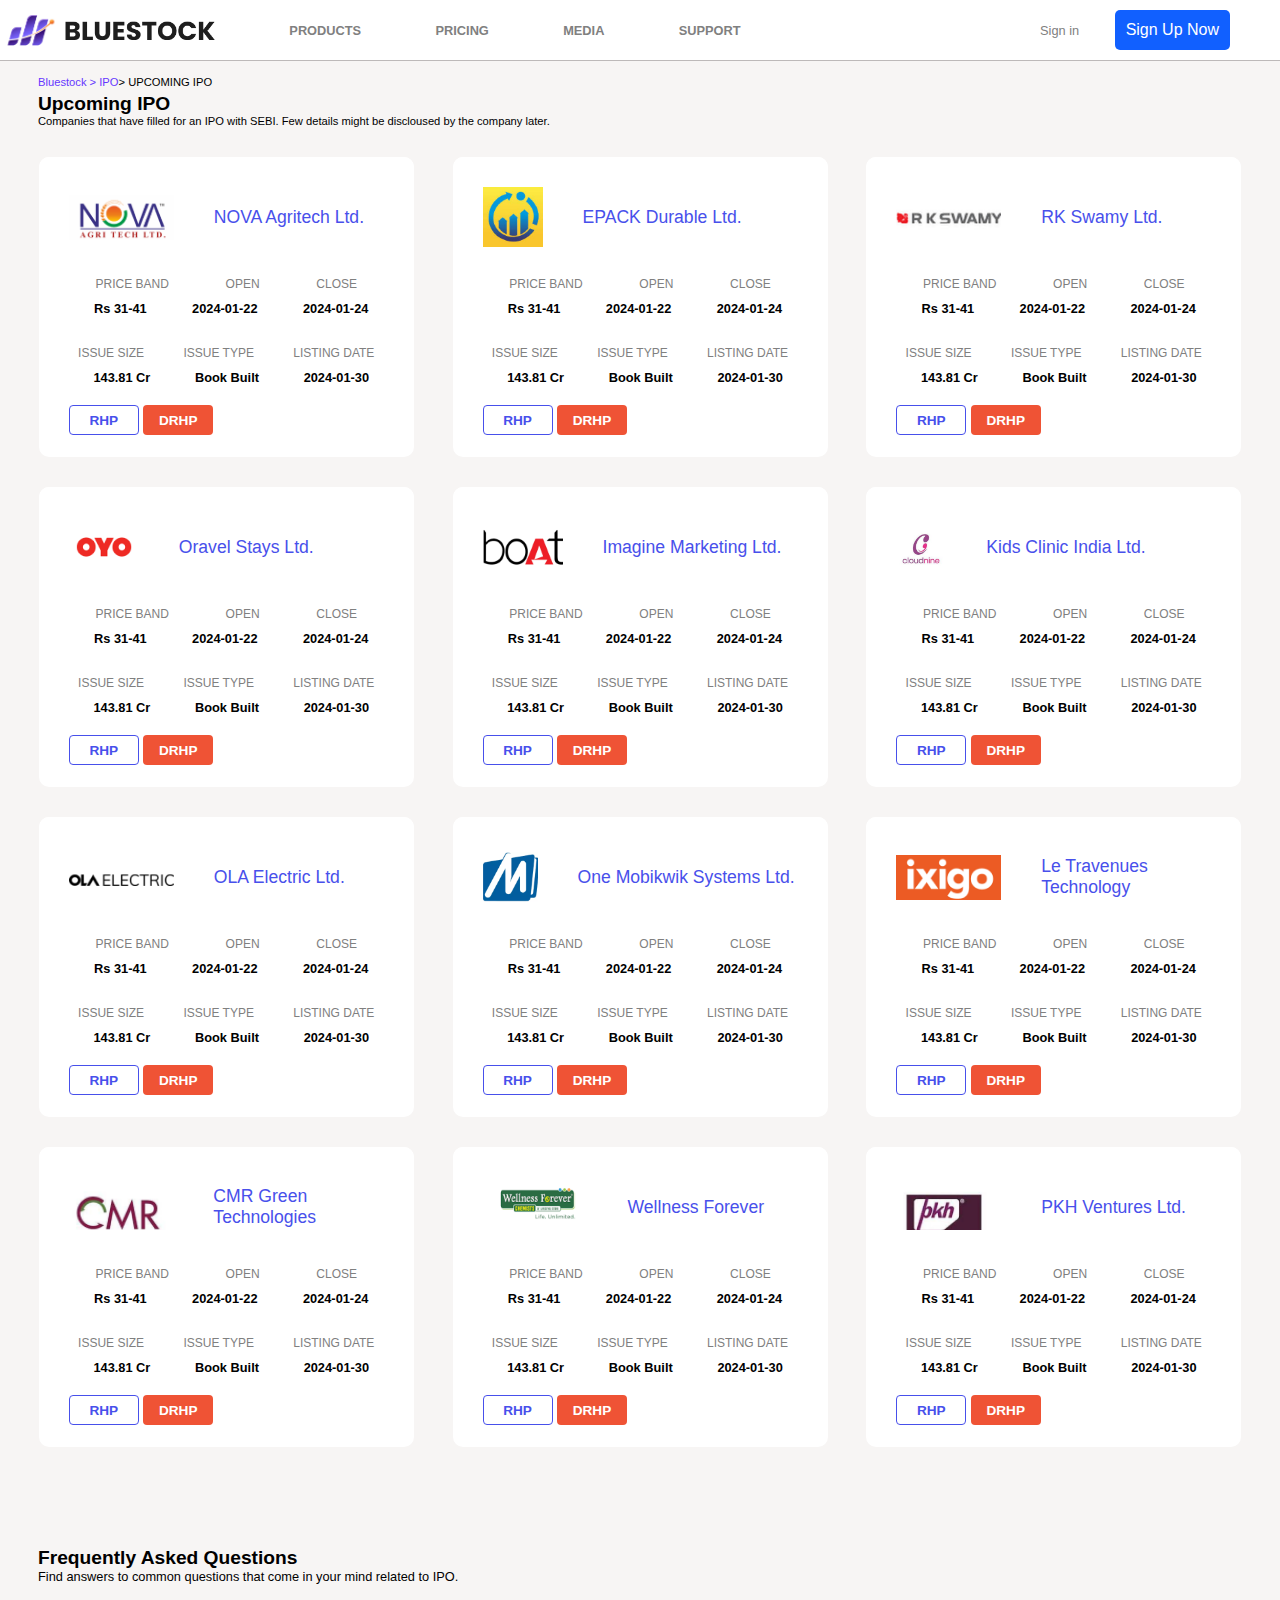
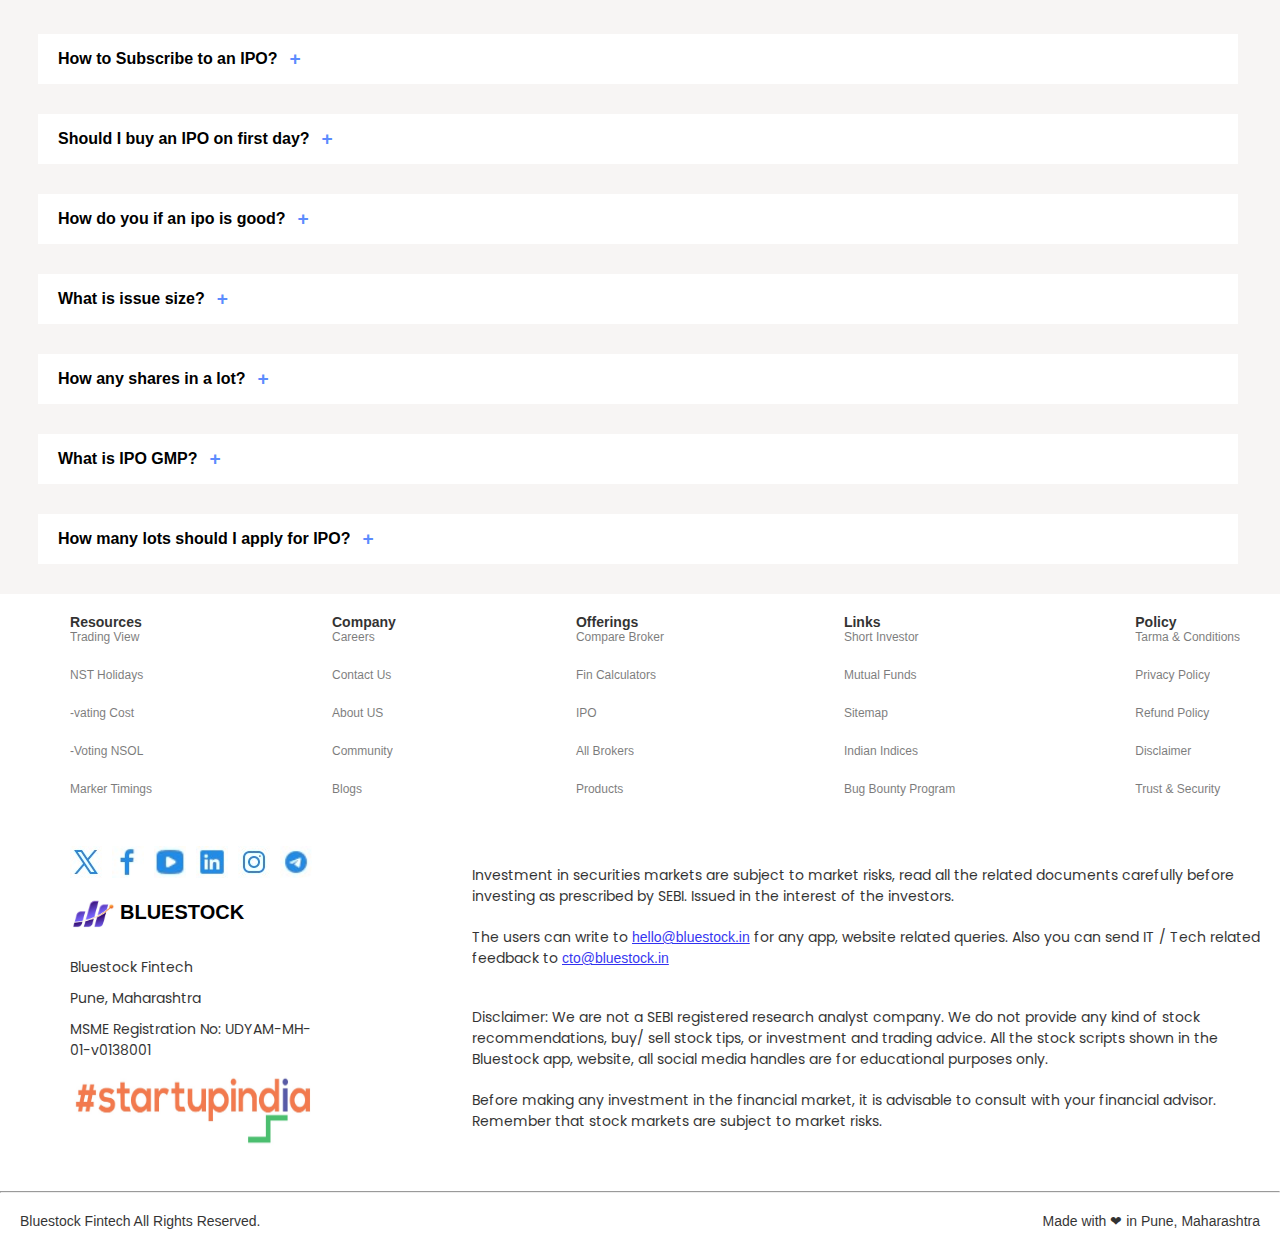
<file: Team14/index.html>
<!DOCTYPE html>
<html lang="en">
<head>
    <meta charset="UTF-8">
    <meta name="viewport" content="width=device-width, initial-scale=1.0">
    <title>Upcoming IPO</title>
    <link rel="stylesheet" href="index.css">
    <link rel="preconnect" href="https://fonts.gstatic.com">
    <link href="https://fonts.googleapis.com/css2?family=Poppins:wght@300;400;500;600;700&display=swap" rel="stylesheet">
    <link rel="stylesheet" href="https://cdnjs.cloudflare.com/ajax/libs/font-awesome/5.15.3/css/all.min.css" />
</head>
<body>
    <header>
        <div class="navbar">
            <div class="icon"></div>
            <div class="name"></div>
            <div class="tasks">
                <div class="task2">PRODUCTS</div>
                <div class="task2">PRICING</div>
                <div class="task2">MEDIA</div>
                <div class="task2">SUPPORT</div>
            </div>
            <div class="signin">Sign in</div>
            <button class="signup">Sign Up Now</button>
            
        </div>
    </header>
    <div class="main">
        <div class="bar">
            <div class="L1">
                <p class="T0">Bluestock > IPO </p>
                <p class="T1"> > UPCOMING IPO </p>
            </div>
                <p class="T2">Upcoming IPO</p>
                <p class="T3">Companies that have filled for an IPO with SEBI. Few details might be discloused by the company later.</p>
        </div>
        <!-- Main Content -->
        
        <div class="R1">
            <div class="BOX1">
                <div class="D1">
                    <div class="com-icon1"></div>
                    <div class="comp">NOVA Agritech Ltd.</div>
                </div>
                <div class="P1">
                    <p>PRICE BAND</p>
                    <p>OPEN</p>
                    <p>CLOSE</p>
                </div>
                <div class="P2">
                    <p>Rs 31-41</p>
                    <p>2024-01-22</p>
                    <p>2024-01-24</p>
                </div>
                <div class="P1">
                    <p>ISSUE SIZE</p>
                    <p>ISSUE TYPE</p>
                    <p>LISTING DATE</p>
                </div>
                <div class="P2">
                    <p>143.81 Cr</p>
                    <p>Book Built</p>
                    <p>2024-01-30</p>
                </div>
                <button class="B1"><b>RHP</b></button>
                <button class="B2"><b>DRHP</b></button>
            </div>
            
            <div class="BOX2">
                <div class="D1">
                    <div class="com-icon2"></div>
                    <div class="comp">EPACK Durable Ltd.</div>
                </div>
                <div class="P1">
                    <p>PRICE BAND</p>
                    <p>OPEN</p>
                    <p>CLOSE</p>
                </div>
                <div class="P2">
                    <p>Rs 31-41</p>
                    <p>2024-01-22</p>
                    <p>2024-01-24</p>
                </div>
                <div class="P1">
                    <p>ISSUE SIZE</p>
                    <p>ISSUE TYPE</p>
                    <p>LISTING DATE</p>
                </div>
                <div class="P2">
                    <p>143.81 Cr</p>
                    <p>Book Built</p>
                    <p>2024-01-30</p>
                </div>
                <button class="B1"><b>RHP</b></button>
                <button class="B2"><b>DRHP</b></button>
            </div>
            <div class="BOX3">
                <div class="D1">
                    <div class="com-icon3"></div>
                    <div class="comp">RK Swamy Ltd.</div>
                </div>
                <div class="P1">
                    <p>PRICE BAND</p>
                    <p>OPEN</p>
                    <p>CLOSE</p>
                </div>
                <div class="P2">
                    <p>Rs 31-41</p>
                    <p>2024-01-22</p>
                    <p>2024-01-24</p>
                </div>
                <div class="P1">
                    <p>ISSUE SIZE</p>
                    <p>ISSUE TYPE</p>
                    <p>LISTING DATE</p>
                </div>
                <div class="P2">
                    <p>143.81 Cr</p>
                    <p>Book Built</p>
                    <p>2024-01-30</p>
                </div>
                <button class="B1"><b>RHP</b></button>
                <button class="B2"><b>DRHP</b></button>
            </div>
        </div>
        <div class="R2">
            <div class="BOX4">
                <div class="D1">
                    <div class="com-icon4"></div>
                    <div class="comp">Oravel Stays Ltd.</div>
                </div>
                <div class="P1">
                    <p>PRICE BAND</p>
                    <p>OPEN</p>
                    <p>CLOSE</p>
                </div>
                <div class="P2">
                    <p>Rs 31-41</p>
                    <p>2024-01-22</p>
                    <p>2024-01-24</p>
                </div>
                <div class="P1">
                    <p>ISSUE SIZE</p>
                    <p>ISSUE TYPE</p>
                    <p>LISTING DATE</p>
                </div>
                <div class="P2">
                    <p>143.81 Cr</p>
                    <p>Book Built</p>
                    <p>2024-01-30</p>
                </div>
                <button class="B1"><b>RHP</b></button>
                <button class="B2"><b>DRHP</b></button>
            </div>
            <div class="BOX5">
                <div class="D1">
                    <div class="com-icon5"></div>
                    <div class="comp">Imagine Marketing Ltd.</div>
                </div>
                <div class="P1">
                    <p>PRICE BAND</p>
                    <p>OPEN</p>
                    <p>CLOSE</p>
                </div>
                <div class="P2">
                    <p>Rs 31-41</p>
                    <p>2024-01-22</p>
                    <p>2024-01-24</p>
                </div>
                <div class="P1">
                    <p>ISSUE SIZE</p>
                    <p>ISSUE TYPE</p>
                    <p>LISTING DATE</p>
                </div>
                <div class="P2">
                    <p>143.81 Cr</p>
                    <p>Book Built</p>
                    <p>2024-01-30</p>
                </div>
                <button class="B1"><b>RHP</b></button>
                <button class="B2"><b>DRHP</b></button>
            </div>
            <div class="BOX6">
                <div class="D1">
                    <div class="com-icon6"></div>
                    <div class="comp">Kids Clinic India Ltd.</div>
                </div>
                <div class="P1">
                    <p>PRICE BAND</p>
                    <p>OPEN</p>
                    <p>CLOSE</p>
                </div>
                <div class="P2">
                    <p>Rs 31-41</p>
                    <p>2024-01-22</p>
                    <p>2024-01-24</p>
                </div>
                <div class="P1">
                    <p>ISSUE SIZE</p>
                    <p>ISSUE TYPE</p>
                    <p>LISTING DATE</p>
                </div>
                <div class="P2">
                    <p>143.81 Cr</p>
                    <p>Book Built</p>
                    <p>2024-01-30</p>
                </div>
                <button class="B1"><b>RHP</b></button>
                <button class="B2"><b>DRHP</b></button>
            </div>
        </div>
        <div class="R3">
            <div class="BOX7">
                <div class="D1">
                    <div class="com-icon7"></div>
                    <div class="comp">OLA Electric Ltd.</div>
                </div>
                <div class="P1">
                    <p>PRICE BAND</p>
                    <p>OPEN</p>
                    <p>CLOSE</p>
                </div>
                <div class="P2">
                    <p>Rs 31-41</p>
                    <p>2024-01-22</p>
                    <p>2024-01-24</p>
                </div>
                <div class="P1">
                    <p>ISSUE SIZE</p>
                    <p>ISSUE TYPE</p>
                    <p>LISTING DATE</p>
                </div>
                <div class="P2">
                    <p>143.81 Cr</p>
                    <p>Book Built</p>
                    <p>2024-01-30</p>
                </div>
                <button class="B1"><b>RHP</b></button>
                <button class="B2"><b>DRHP</b></button>
            </div>
            <div class="BOX8">
                <div class="D1">
                    <div class="com-icon8"></div>
                    <div class="comp">One Mobikwik Systems Ltd.</div>
                </div>
                <div class="P1">
                    <p>PRICE BAND</p>
                    <p>OPEN</p>
                    <p>CLOSE</p>
                </div>
                <div class="P2">
                    <p>Rs 31-41</p>
                    <p>2024-01-22</p>
                    <p>2024-01-24</p>
                </div>
                <div class="P1">
                    <p>ISSUE SIZE</p>
                    <p>ISSUE TYPE</p>
                    <p>LISTING DATE</p>
                </div>
                <div class="P2">
                    <p>143.81 Cr</p>
                    <p>Book Built</p>
                    <p>2024-01-30</p>
                </div>
                <button class="B1"><b>RHP</b></button>
                <button class="B2"><b>DRHP</b></button>
            </div>
            <div class="BOX9">
                <div class="D1">
                    <div class="com-icon9"></div>
                    <div class="comp">Le Travenues Technology</div>
                </div>
                <div class="P1">
                    <p>PRICE BAND</p>
                    <p>OPEN</p>
                    <p>CLOSE</p>
                </div>
                <div class="P2">
                    <p>Rs 31-41</p>
                    <p>2024-01-22</p>
                    <p>2024-01-24</p>
                </div>
                <div class="P1">
                    <p>ISSUE SIZE</p>
                    <p>ISSUE TYPE</p>
                    <p>LISTING DATE</p>
                </div>
                <div class="P2">
                    <p>143.81 Cr</p>
                    <p>Book Built</p>
                    <p>2024-01-30</p>
                </div>
                <button class="B1"><b>RHP</b></button>
                <button class="B2"><b>DRHP</b></button>
            </div>
        </div>
        <div class="R4">
            <div class="BOX10">
                <div class="D1">
                    <div class="com-icon10"></div>
                    <div class="comp">CMR Green Technologies</div>
                </div>
                <div class="P1">
                    <p>PRICE BAND</p>
                    <p>OPEN</p>
                    <p>CLOSE</p>
                </div>
                <div class="P2">
                    <p>Rs 31-41</p>
                    <p>2024-01-22</p>
                    <p>2024-01-24</p>
                </div>
                <div class="P1">
                    <p>ISSUE SIZE</p>
                    <p>ISSUE TYPE</p>
                    <p>LISTING DATE</p>
                </div>
                <div class="P2">
                    <p>143.81 Cr</p>
                    <p>Book Built</p>
                    <p>2024-01-30</p>
                </div>
                <button class="B1"><b>RHP</b></button>
                <button class="B2"><b>DRHP</b></button>
            </div>
            <div class="BOX11">
                <div class="D1">
                    <div class="com-icon11"></div>
                    <div class="comp">Wellness Forever </div>
                </div>
                <div class="P1">
                    <p>PRICE BAND</p>
                    <p>OPEN</p>
                    <p>CLOSE</p>
                </div>
                <div class="P2">
                    <p>Rs 31-41</p>
                    <p>2024-01-22</p>
                    <p>2024-01-24</p>
                </div>
                <div class="P1">
                    <p>ISSUE SIZE</p>
                    <p>ISSUE TYPE</p>
                    <p>LISTING DATE</p>
                </div>
                <div class="P2">
                    <p>143.81 Cr</p>
                    <p>Book Built</p>
                    <p>2024-01-30</p>
                </div>
                <button class="B1"><b>RHP</b></button>
                <button class="B2"><b>DRHP</b></button>
            </div>
            <div class="BOX12">
                <div class="D1">
                    <div class="com-icon12"></div>
                    <div class="comp">PKH Ventures Ltd.</div>
                </div>
                <div class="P1">
                    <p>PRICE BAND</p>
                    <p>OPEN</p>
                    <p>CLOSE</p>
                </div>
                <div class="P2">
                    <p>Rs 31-41</p>
                    <p>2024-01-22</p>
                    <p>2024-01-24</p>
                </div>
                <div class="P1">
                    <p>ISSUE SIZE</p>
                    <p>ISSUE TYPE</p>
                    <p>LISTING DATE</p>
                </div>
                <div class="P2">
                    <p>143.81 Cr</p>
                    <p>Book Built</p>
                    <p>2024-01-30</p>
                </div>
                <button class="B1"><b>RHP</b></button>
                <button class="B2"><b>DRHP</b></button>
            </div>
        </div>
        <div class="question">
            <div class="ques-H1">Frequently Asked Questions</div>
            <div class="ques-H2">Find answers to common questions that come in your mind related to IPO.</div>
            <div class="Qs">
                <div class="Q1">How to Subscribe to an IPO?
                    <div class="dropdown">
                        <button class="dropbtn">+</button>
                        <div class="dropdown-content">
                            <p>Step 1:Login to your respetive service provider.</p>
                            <p>Step 2:Click on the IPO button.</p>
                            <p>Step 3:Select the IPO you want to bid and enter the relevant details.</p>
                            <p>Step 4:Your subscription will be completed once you make the payment or give permission.</p>
                        </div>
                    </div>
                </div>
                <div class="Q1">Should I buy an IPO on first day?
                    <div class="dropdown">
                        <button class="dropbtn">+</button>
                        <div class="dropdown-content">
                            <p>Step 1:#</p>
                            <p>Step 2:#</p>
                            <p>Step 3:#</p>
                            <p>Step 4:#</p>
                        </div>
                    </div>
                </div>
                <div class="Q1">How do you if an ipo is good?
                    <div class="dropdown">
                        <button class="dropbtn">+</button>
                        <div class="dropdown-content">
                            <p>Step 1:#</p>
                            <p>Step 2:#</p>
                            <p>Step 3:#</p>
                            <p>Step 4:#</p>
                        </div>
                    </div>
                </div>
                <div class="Q1">What is issue size?
                    <div class="dropdown">
                        <button class="dropbtn">+</button>
                        <div class="dropdown-content">
                            <p>Step 1:#</p>
                            <p>Step 2:#</p>
                            <p>Step 3:#</p>
                            <p>Step 4:#</p>
                        </div>
                    </div>
                </div>
                <div class="Q1">How any shares in a lot?
                    <div class="dropdown">
                        <button class="dropbtn">+</button>
                        <div class="dropdown-content">
                            <p>Step 1:#</p>
                            <p>Step 2:#</p>
                            <p>Step 3:#</p>
                            <p>Step 4:#</p>
                        </div>
                    </div>
                </div>
                <div class="Q1">What is IPO GMP?
                    <div class="dropdown">
                        <button class="dropbtn">+</button>
                        <div class="dropdown-content">
                            <p>Step 1:#</p>
                            <p>Step 2:#</p>
                            <p>Step 3:#</p>
                            <p>Step 4:#</p>
                        </div>
                    </div>
                </div>
                <div class="Q1">How many lots should I apply for IPO?
                    <div class="dropdown">
                        <button class="dropbtn">+</button>
                        <div class="dropdown-content">
                            <p>Step 1:#</p>
                            <p>Step 2:#</p>
                            <p>Step 3:#</p>
                            <p>Step 4:#</p>
                        </div>
                    </div>
                </div>
            </div>
        </div>
    </div>
    <!-- FOOTER -->
    <div class="foot-body">
        <div class="container">
          <div class="column">
              <h3>Resources</h3>
              <ul>
                  <li>Trading View</li>
                  <br>
                  <li>NST Holidays</li>
                  <br>
                  <li>-vating Cost</li>
                  <br>
                  <li>-Voting NSOL</li>
                  <br>
                  <li>Marker Timings</li>
              </ul>
          </div>
          <div class="column">
              <h3>Company</h3>
              <ul>
                  <li>Careers</li>
                  <br>
                  <li>Contact Us</li>
                  <br>
                  <li>About US</li>
                  <br>
                  <li>Community</li>
                  <br>
                  <li>Blogs</li>
              </ul>
          </div>
          <div class="column">
              <h3>Offerings</h3>
              <ul>
                  <li>Compare Broker</li>
                  <br>
                  <li>Fin Calculators</li>
                  <br>
                  <li>IPO</li>
                  <br>
                  <li>All Brokers</li>
                  <br>
                  <li>Products</li>
              </ul>
          </div>
          <div class="column">
              <h3>Links</h3>
              <ul>
                  <li>Short Investor</li>
                  <br>
                  <li>Mutual Funds</li>
                  <br>
                  <li>Sitemap</li>
                  <br>
                  <li>Indian Indices</li>
                  <br>
                  <li>Bug Bounty Program</li>
              </ul>
          </div>
          <div class="column">
              <h3>Policy</h3>
              <ul>
                  <li>Tarma & Conditions</li>
                  <br>
                  <li>Privacy Policy</li>
                  <br>
                  <li>Refund Policy</li>
                  <br>
                  <li>Disclaimer</li>
                  <br>
                  <li>Trust & Security</li>
              </ul>
          </div>
      </div>
      <div class="container">
          <div class="logo-container">
            <div class="social-links">
              <a href="#"><img src="Xlogo.png" alt="X"></a>
              <a href="#"><img src="facelogo.png" alt="Facebook"></a>
              <a href="#"><img src="youtubelogo.png" alt="Youtube"></a>
              <a href="#"><img src="Linkedinlogo.png" alt="Linkedin"></a>
              <a href="#"><img src="instalogo.png" alt="Instagram"></a>
              <a href="#"><img src="telegramlogo.png" alt="Telegram"></a>
            </div>
            <div class="logo">
              <img src="logo.png" alt="Bluestock Logo">
              <h1>BLUESTOCK</h1>
            </div>
            <div class="footer-text">
              <p>Bluestock Fintech</p>
              <p>Pune, Maharashtra</p>
              <p>MSME Registration No: UDYAM-MH-01-v0138001</p>
              <p><img src="startuplogo.png" alt="Startup India Logo" class="startup-india-logo"></p>
            </div>
          </div>
          <div class="content">
            <p>Investment in securities markets are subject to market risks, read all the related documents carefully before investing as prescribed by SEBI. Issued in the interest of the investors.</p>
            
            <p>The users can write to <a href="mailto:hello@bluestock.in">hello@bluestock.in</a> for any app, website related queries. Also you can send IT / Tech related feedback to <a href="mailto:cto@bluestock.in">cto@bluestock.in</a></p>
            <br>
            <p>Disclaimer: We are not a SEBI registered research analyst company. We do not provide any kind of stock recommendations, buy/ sell stock tips, or investment and trading advice. All the stock scripts shown in the Bluestock app, website, all social media handles are for educational purposes only.</p>
            <p>Before making any investment in the financial market, it is advisable to consult with your financial advisor. Remember that stock markets are subject to market risks.</p>
          </div>
        </div>
          <hr>
        </div>
        <div class="footer">
          <div class="footer-left">
            Bluestock Fintech All Rights Reserved.
          </div>
          <div class="footer-right">
              Made with ❤ in Pune, Maharashtra
            </div>          
        </div>
    </div>
</body>
</html>
</file>
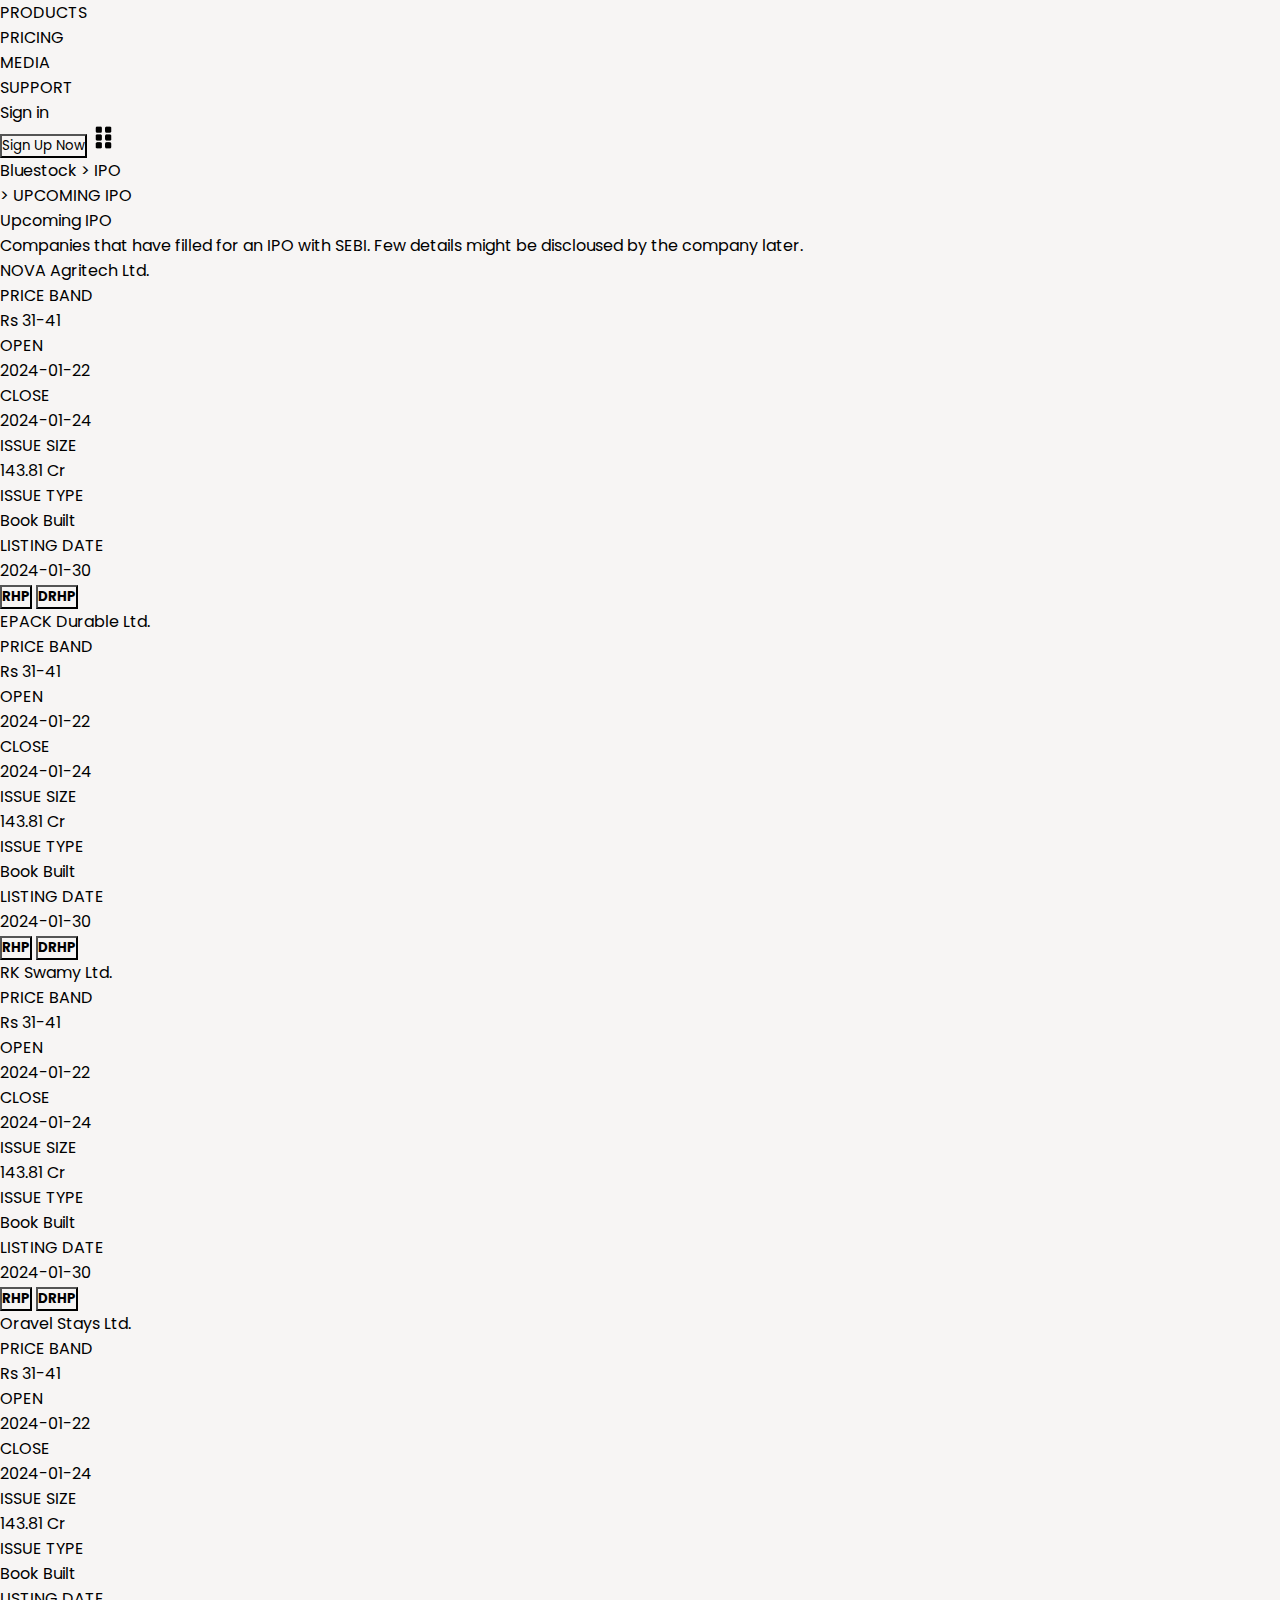
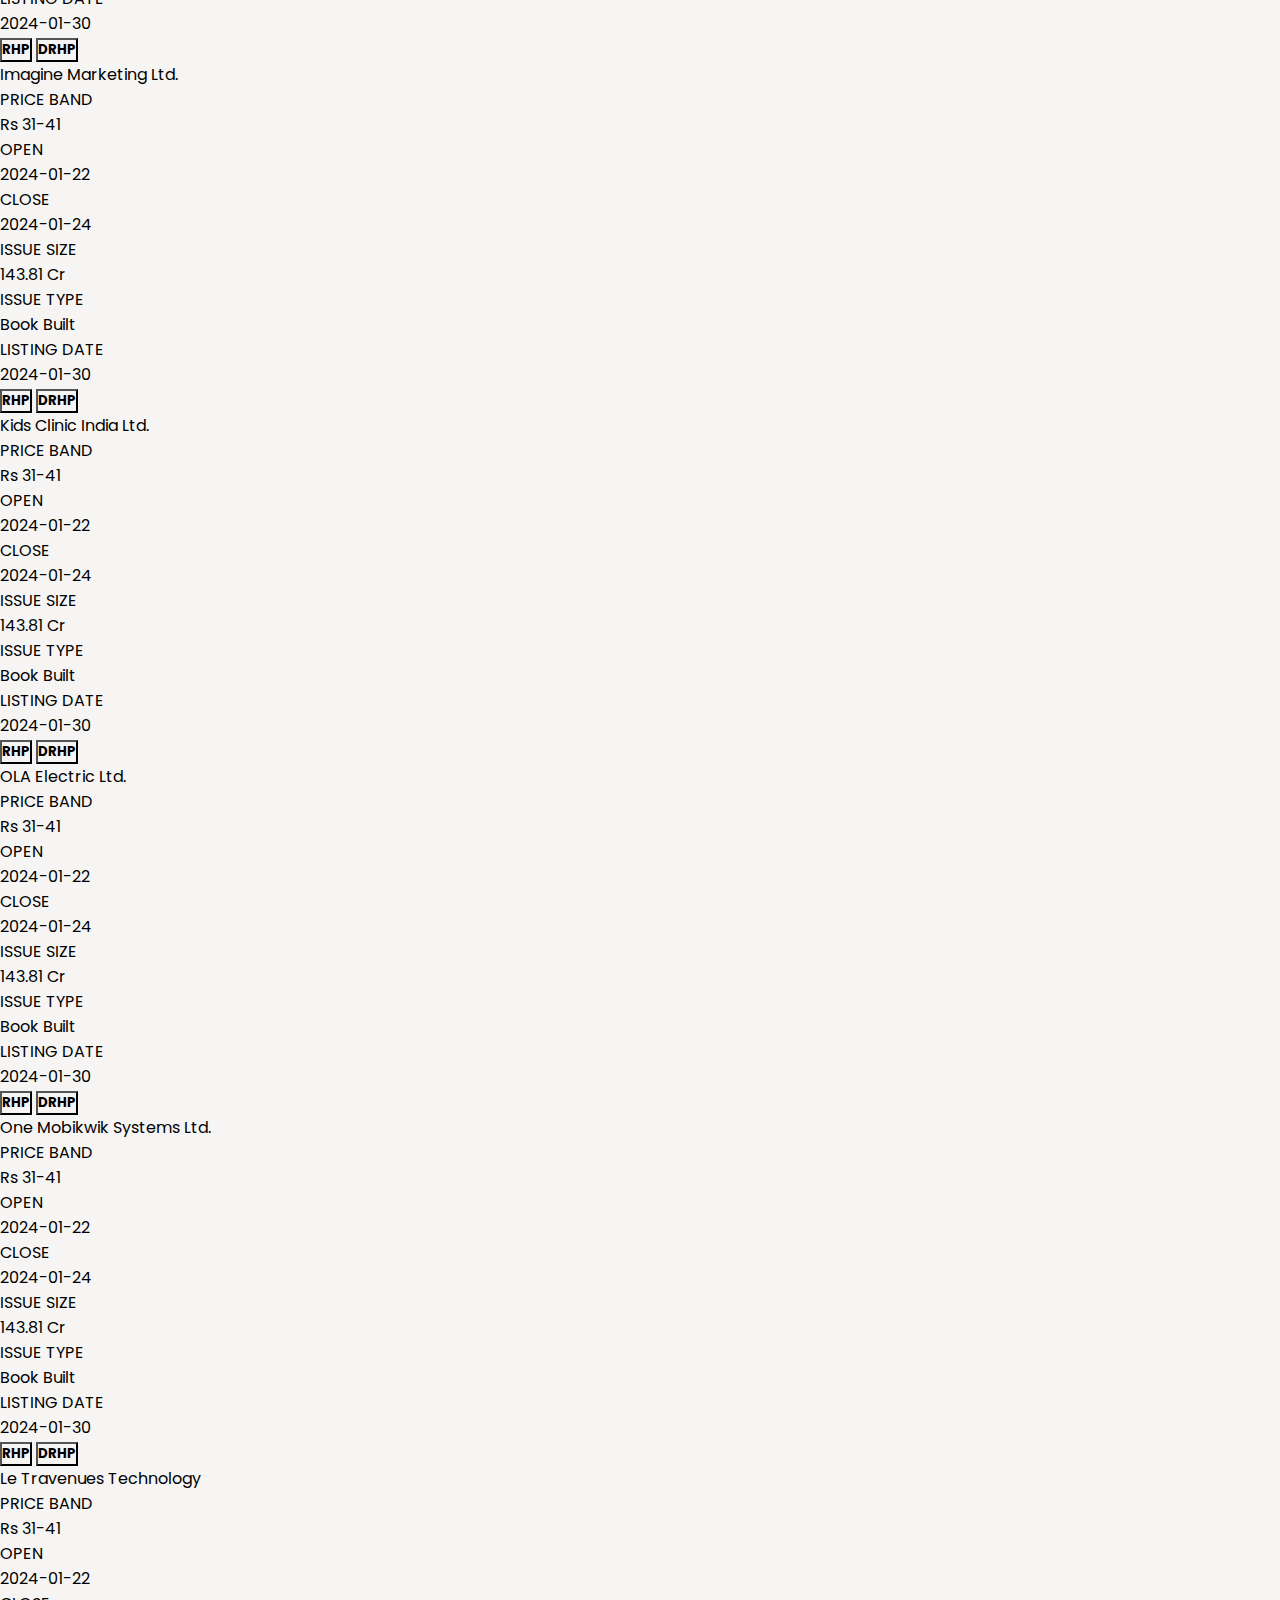
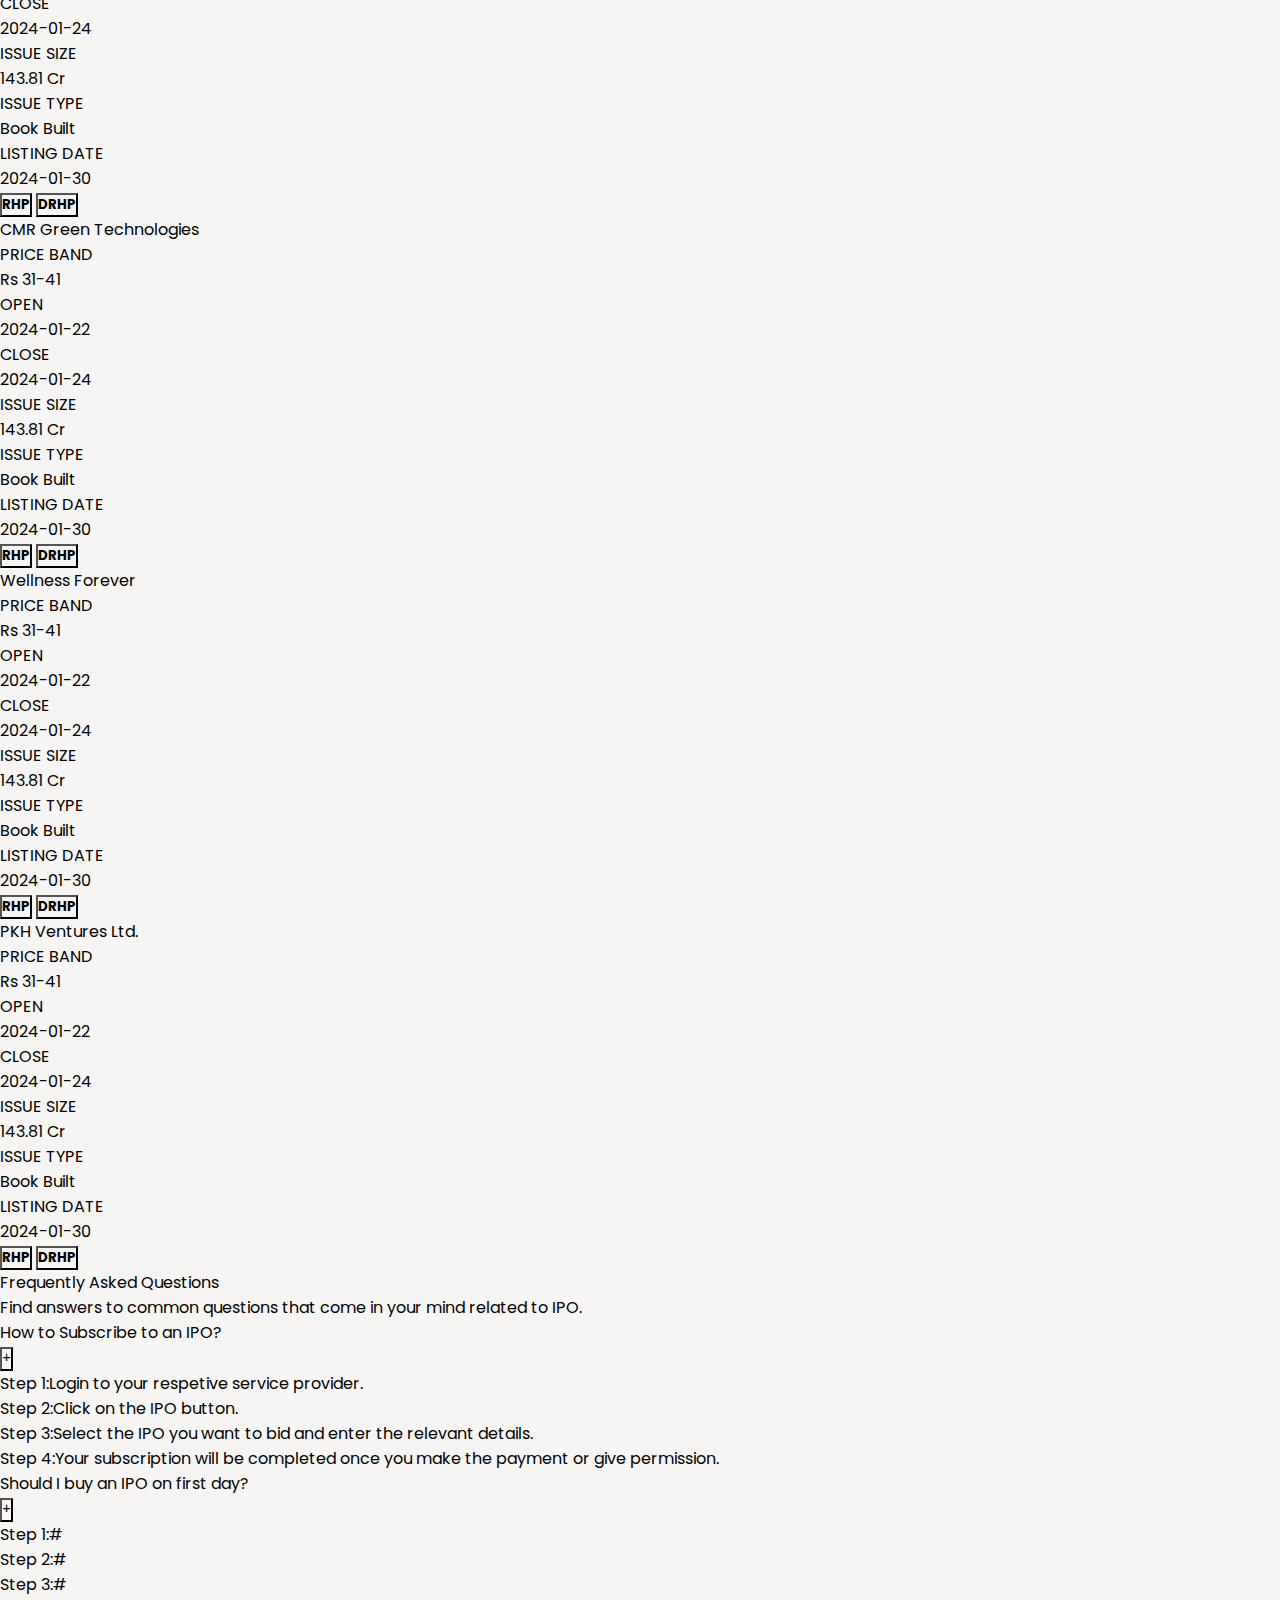
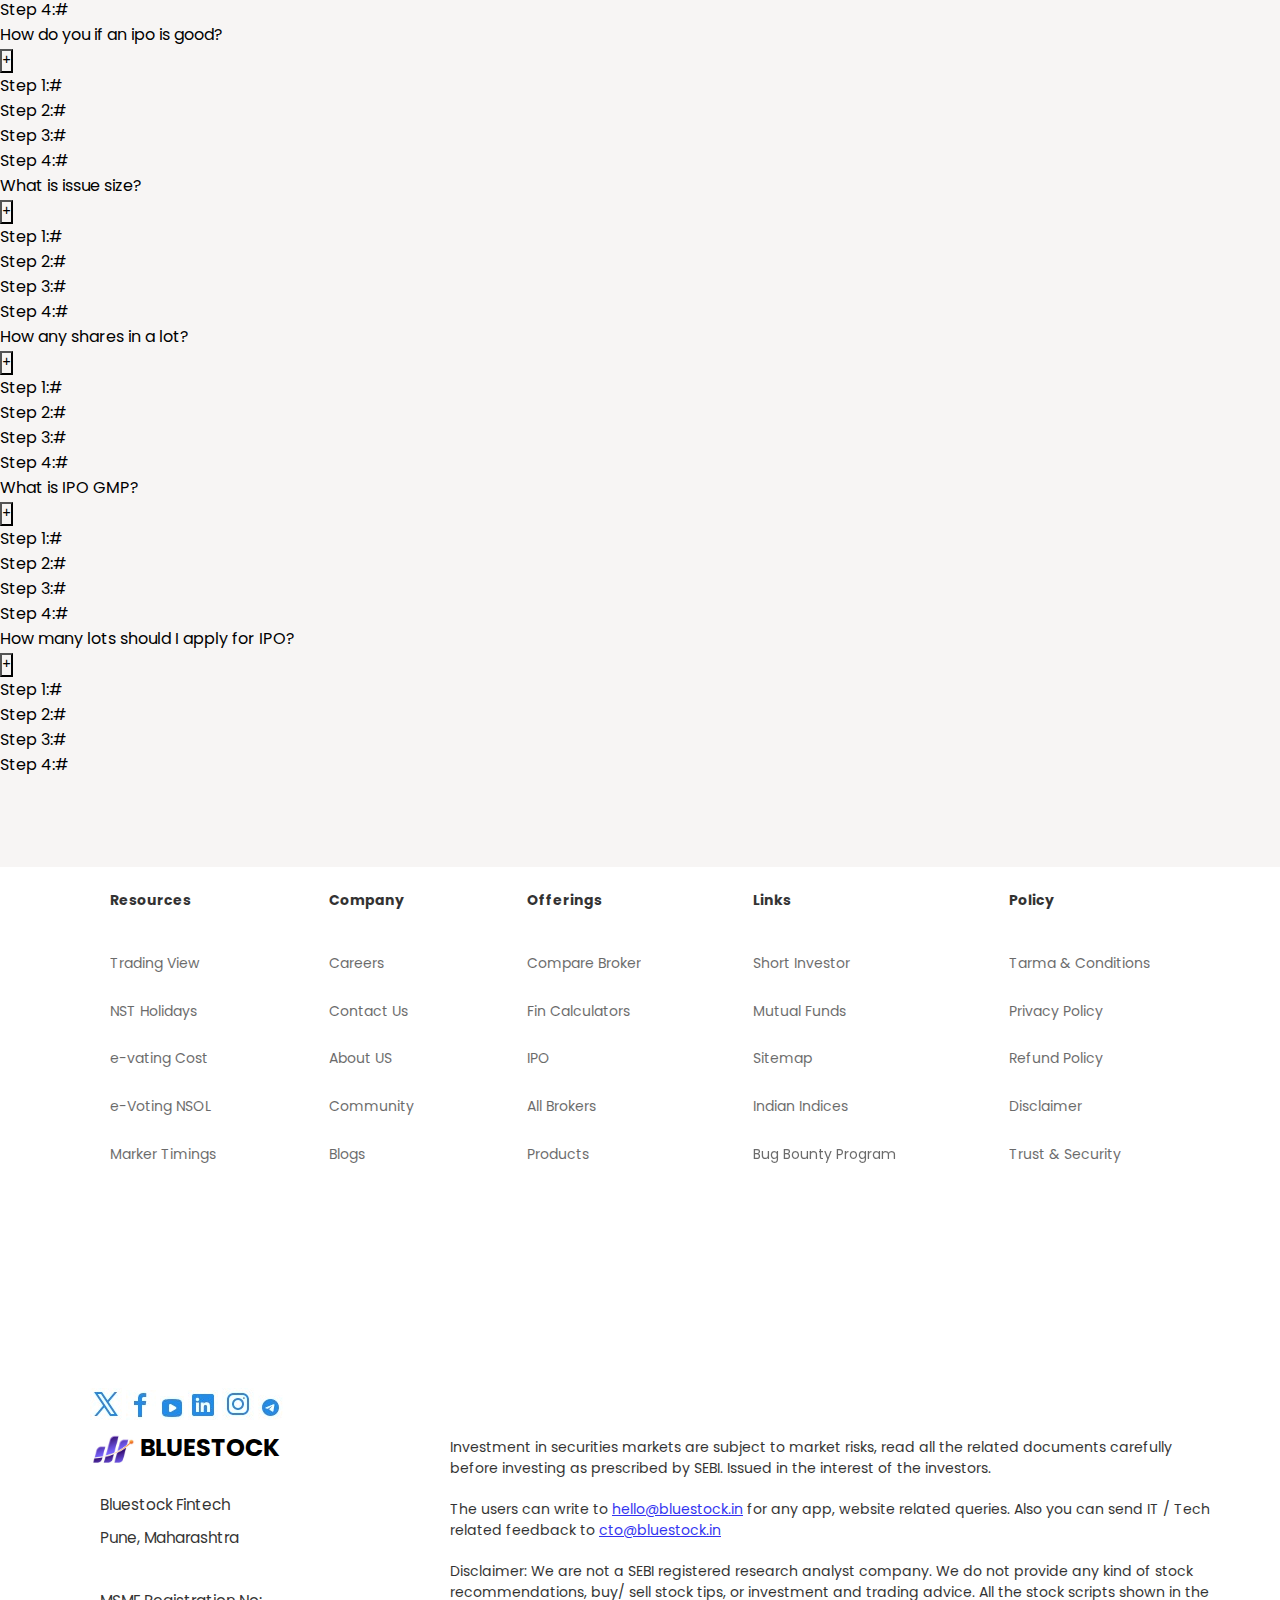
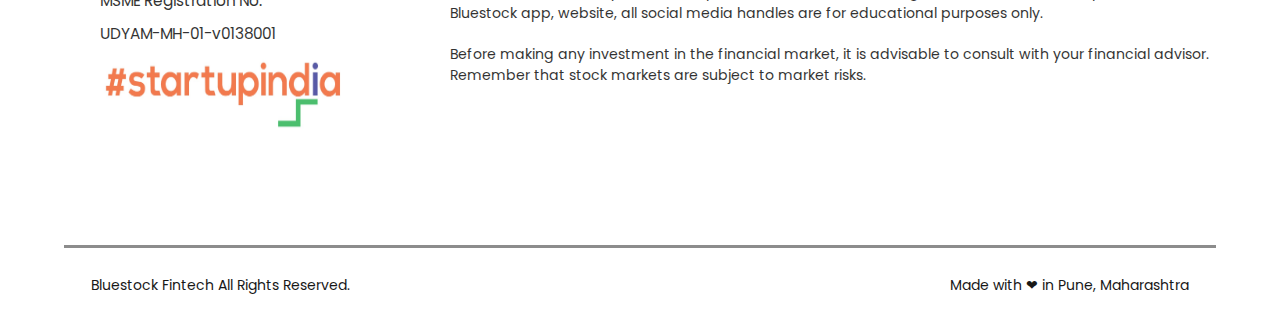
<file: Bluestock Total/Frontend/indexfin.html>
<!DOCTYPE html>
<html lang="en">

<head>
    <meta charset="UTF-8">
    <meta name="viewport" content="width=device-width, initial-scale=1.0">
    <title>Upcoming IPO</title>
    <link rel="stylesheet" href="indexfin.css">
    <link rel="stylesheet" href="https://cdnjs.cloudflare.com/ajax/libs/font-awesome/5.15.3/css/all.min.css" />
    <link rel="preconnect" href="https://fonts.googleapis.com">
    <link rel="preconnect" href="https://fonts.gstatic.com" crossorigin>
    <link
        href="https://fonts.googleapis.com/css2?family=Poppins:ital,wght@0,100;0,200;0,300;0,400;0,500;0,600;0,700;0,800;0,900;1,100;1,200;1,300;1,400;1,500;1,600;1,700;1,800;1,900&display=swap"
        rel="stylesheet">
</head>

<body>
    <header>
        <div class="navbar">
            <div class="icon"></div>
            <div class="name"></div>
            <div class="tasks">
                <div class="task2">PRODUCTS</div>
                <div class="task2">PRICING</div>
                <div class="task2">MEDIA</div>
                <div class="task2">SUPPORT</div>
            </div>
            <div class="signin">Sign in</div>
            <button class="signup">Sign Up Now</button>
            <img src="./grip-vertical.png" alt="">

        </div>
    </header>
    <div class="main">
        <div class="bar">
            <div class="L1">
                <p class="T0">Bluestock > IPO </p>
                <p class="T1"> > UPCOMING IPO </p>
            </div>
            <p class="T2">Upcoming IPO</p>
            <p class="T3">Companies that have filled for an IPO with SEBI. Few details might be discloused by the
                company later.</p>
        </div>
        <!-- Main Content -->

        <div class="BOX">
            <div class="BOX1">
                <div class="D1">
                    <div class="com-icon1"></div>
                    <div class="comp">NOVA Agritech Ltd.</div>
                </div>
            <div class="elem">
                <div class="P1">
                    <p class="a1">PRICE BAND</p>
                    <p class="a2">Rs 31-41</p>
                </div>
                <div class="P2">
                    <p class="a1">OPEN</p>
                    <p class="a2">2024-01-22</p>                
                </div>
                <div class="P3">
                    <p class="a1">CLOSE</p>
                    <p class="a2">2024-01-24</p>               
                </div>
                <div class="P4">
                    <p class="a1">ISSUE SIZE</p>
                    <p class="a2">143.81 Cr</p>
                    </div>
                    <div class="P5">
                        <p class="a1">ISSUE TYPE</p>
                        <p class="a2">Book Built</p>
                    </div>
                    <div class="P6">
                        <p class="a1">LISTING DATE</p>
                        <p class="a2">2024-01-30</p>
                    </div>
            </div>    
                               
                <button class="B1"><b>RHP</b></button>
                <button class="B2"><b>DRHP</b></button>
            </div>

            <div class="BOX2">
                <div class="D1">
                    <div class="com-icon2"></div>
                    <div class="comp">EPACK Durable Ltd.</div>
                </div>
                <div class="elem">
                    <div class="P1">
                        <p class="a1">PRICE BAND</p>
                        <p class="a2">Rs 31-41</p>
                    </div>
                    <div class="P2">
                        <p class="a1">OPEN</p>
                        <p class="a2">2024-01-22</p>
                    </div>
                    <div class="P3">
                        <p class="a1">CLOSE</p>
                        <p class="a2">2024-01-24</p>
                    </div>
                    <div class="P4">
                        <p class="a1">ISSUE SIZE</p>
                        <p class="a2">143.81 Cr</p>
                    </div>
                    <div class="P5">
                        <p class="a1">ISSUE TYPE</p>
                        <p class="a2">Book Built</p>
                    </div>
                    <div class="P6">
                        <p class="a1">LISTING DATE</p>
                        <p class="a2">2024-01-30</p>
                    </div>
                </div>
                <button class="B1"><b>RHP</b></button>
                <button class="B2"><b>DRHP</b></button>
            </div>
            <div class="BOX3">
                <div class="D1">
                    <div class="com-icon3"></div>
                    <div class="comp">RK Swamy Ltd.</div>
                </div>
            <div class="elem">
                <div class="P1">
                    <p class="a1">PRICE BAND</p>
                    <p class="a2">Rs 31-41</p>
                </div>
                <div class="P2">
                    <p class="a1">OPEN</p>
                    <p class="a2">2024-01-22</p>
                </div>
                <div class="P3">
                    <p class="a1">CLOSE</p>
                    <p class="a2">2024-01-24</p>
                </div>
                <div class="P4">
                    <p class="a1">ISSUE SIZE</p>
                    <p class="a2">143.81 Cr</p>
                </div>
                <div class="P5">
                    <p class="a1">ISSUE TYPE</p>
                    <p class="a2">Book Built</p>
                </div>
                <div class="P6">
                    <p class="a1">LISTING DATE</p>
                    <p class="a2">2024-01-30</p>
                </div>
            </div>
                <button class="B1"><b>RHP</b></button>
                <button class="B2"><b>DRHP</b></button>
            </div>
            <div class="BOX4">
                <div class="D1">
                    <div class="com-icon4"></div>
                    <div class="comp">Oravel Stays Ltd.</div>
                </div>
                <div class="elem">
                    <div class="P1">
                        <p class="a1">PRICE BAND</p>
                        <p class="a2">Rs 31-41</p>
                    </div>
                    <div class="P2">
                        <p class="a1">OPEN</p>
                        <p class="a2">2024-01-22</p>
                    </div>
                    <div class="P3">
                        <p class="a1">CLOSE</p>
                        <p class="a2">2024-01-24</p>
                    </div>
                    <div class="P4">
                        <p class="a1">ISSUE SIZE</p>
                        <p class="a2">143.81 Cr</p>
                    </div>
                    <div class="P5">
                        <p class="a1">ISSUE TYPE</p>
                        <p class="a2">Book Built</p>
                    </div>
                    <div class="P6">
                        <p class="a1">LISTING DATE</p>
                        <p class="a2">2024-01-30</p>
                    </div>
                </div>
                <button class="B1"><b>RHP</b></button>
                <button class="B2"><b>DRHP</b></button>
            </div>
            <div class="BOX5">
                <div class="D1">
                    <div class="com-icon5"></div>
                    <div class="comp">Imagine Marketing Ltd.</div>
                </div>
                <div class="elem">
                    <div class="P1">
                        <p class="a1">PRICE BAND</p>
                        <p class="a2">Rs 31-41</p>
                    </div>
                    <div class="P2">
                        <p class="a1">OPEN</p>
                        <p class="a2">2024-01-22</p>
                    </div>
                    <div class="P3">
                        <p class="a1">CLOSE</p>
                        <p class="a2">2024-01-24</p>
                    </div>
                    <div class="P4">
                        <p class="a1">ISSUE SIZE</p>
                        <p class="a2">143.81 Cr</p>
                    </div>
                    <div class="P5">
                        <p class="a1">ISSUE TYPE</p>
                        <p class="a2">Book Built</p>
                    </div>
                    <div class="P6">
                        <p class="a1">LISTING DATE</p>
                        <p class="a2">2024-01-30</p>
                    </div>
                </div>
                <button class="B1"><b>RHP</b></button>
                <button class="B2"><b>DRHP</b></button>
            </div>
            <div class="BOX6">
                <div class="D1">
                    <div class="com-icon6"></div>
                    <div class="comp">Kids Clinic India Ltd.</div>
                </div>
            <div class="elem">
                <div class="P1">
                    <p class="a1">PRICE BAND</p>
                    <p class="a2">Rs 31-41</p>
                </div>
                <div class="P2">
                    <p class="a1">OPEN</p>
                    <p class="a2">2024-01-22</p>
                </div>
                <div class="P3">
                    <p class="a1">CLOSE</p>
                    <p class="a2">2024-01-24</p>
                </div>
                <div class="P4">
                    <p class="a1">ISSUE SIZE</p>
                    <p class="a2">143.81 Cr</p>
                </div>
                <div class="P5">
                    <p class="a1">ISSUE TYPE</p>
                    <p class="a2">Book Built</p>
                </div>
                <div class="P6">
                    <p class="a1">LISTING DATE</p>
                    <p class="a2">2024-01-30</p>
                </div>
            </div>
                <button class="B1"><b>RHP</b></button>
                <button class="B2"><b>DRHP</b></button>
            </div>
       
            <div class="BOX7">
                <div class="D1">
                    <div class="com-icon7"></div>
                    <div class="comp">OLA Electric Ltd.</div>
                </div>
                <div class="elem">
                    <div class="P1">
                        <p class="a1">PRICE BAND</p>
                        <p class="a2">Rs 31-41</p>
                    </div>
                    <div class="P2">
                        <p class="a1">OPEN</p>
                        <p class="a2">2024-01-22</p>
                    </div>
                    <div class="P3">
                        <p class="a1">CLOSE</p>
                        <p class="a2">2024-01-24</p>
                    </div>
                    <div class="P4">
                        <p class="a1">ISSUE SIZE</p>
                        <p class="a2">143.81 Cr</p>
                    </div>
                    <div class="P5">
                        <p class="a1">ISSUE TYPE</p>
                        <p class="a2">Book Built</p>
                    </div>
                    <div class="P6">
                        <p class="a1">LISTING DATE</p>
                        <p class="a2">2024-01-30</p>
                    </div>
                </div>
                <button class="B1"><b>RHP</b></button>
                <button class="B2"><b>DRHP</b></button>
            </div>
            <div class="BOX8">
                <div class="D1">
                    <div class="com-icon8"></div>
                    <div class="comp">One Mobikwik Systems Ltd.</div>
                </div>
                <div class="elem">
                    <div class="P1">
                        <p class="a1">PRICE BAND</p>
                        <p class="a2">Rs 31-41</p>
                    </div>
                    <div class="P2">
                        <p class="a1">OPEN</p>
                        <p class="a2">2024-01-22</p>
                    </div>
                    <div class="P3">
                        <p class="a1">CLOSE</p>
                        <p class="a2">2024-01-24</p>
                    </div>
                    <div class="P4">
                        <p class="a1">ISSUE SIZE</p>
                        <p class="a2">143.81 Cr</p>
                    </div>
                    <div class="P5">
                        <p class="a1">ISSUE TYPE</p>
                        <p class="a2">Book Built</p>
                    </div>
                    <div class="P6">
                        <p class="a1">LISTING DATE</p>
                        <p class="a2">2024-01-30</p>
                    </div>
                </div>
                <button class="B1"><b>RHP</b></button>
                <button class="B2"><b>DRHP</b></button>
            </div>
            <div class="BOX9">
                <div class="D1">
                    <div class="com-icon9"></div>
                    <div class="comp">Le Travenues Technology</div>
                </div>
            <div class="elem">
                <div class="P1">
                    <p class="a1">PRICE BAND</p>
                    <p class="a2">Rs 31-41</p>
                </div>
                <div class="P2">
                    <p class="a1">OPEN</p>
                    <p class="a2">2024-01-22</p>
                </div>
                <div class="P3">
                    <p class="a1">CLOSE</p>
                    <p class="a2">2024-01-24</p>
                </div>
                <div class="P4">
                    <p class="a1">ISSUE SIZE</p>
                    <p class="a2">143.81 Cr</p>
                </div>
                <div class="P5">
                    <p class="a1">ISSUE TYPE</p>
                    <p class="a2">Book Built</p>
                </div>
                <div class="P6">
                    <p class="a1">LISTING DATE</p>
                    <p class="a2">2024-01-30</p>
                </div>
            </div>
                <button class="B1"><b>RHP</b></button>
                <button class="B2"><b>DRHP</b></button>
            </div>
            <div class="BOX10">
                <div class="D1">
                    <div class="com-icon10"></div>
                    <div class="comp">CMR Green Technologies</div>
                </div>
                <div class="elem">
                    <div class="P1">
                        <p class="a1">PRICE BAND</p>
                        <p class="a2">Rs 31-41</p>
                    </div>
                    <div class="P2">
                        <p class="a1">OPEN</p>
                        <p class="a2">2024-01-22</p>
                    </div>
                    <div class="P3">
                        <p class="a1">CLOSE</p>
                        <p class="a2">2024-01-24</p>
                    </div>
                    <div class="P4">
                        <p class="a1">ISSUE SIZE</p>
                        <p class="a2">143.81 Cr</p>
                    </div>
                    <div class="P5">
                        <p class="a1">ISSUE TYPE</p>
                        <p class="a2">Book Built</p>
                    </div>
                    <div class="P6">
                        <p class="a1">LISTING DATE</p>
                        <p class="a2">2024-01-30</p>
                    </div>
                </div>
                <button class="B1"><b>RHP</b></button>
                <button class="B2"><b>DRHP</b></button>
            </div>
            <div class="BOX11">
                <div class="D1">
                    <div class="com-icon11"></div>
                    <div class="comp">Wellness Forever </div>
                </div>
                <div class="elem">
                    <div class="P1">
                        <p class="a1">PRICE BAND</p>
                        <p class="a2">Rs 31-41</p>
                    </div>
                    <div class="P2">
                        <p class="a1">OPEN</p>
                        <p class="a2">2024-01-22</p>
                    </div>
                    <div class="P3">
                        <p class="a1">CLOSE</p>
                        <p class="a2">2024-01-24</p>
                    </div>
                    <div class="P4">
                        <p class="a1">ISSUE SIZE</p>
                        <p class="a2">143.81 Cr</p>
                    </div>
                    <div class="P5">
                        <p class="a1">ISSUE TYPE</p>
                        <p class="a2">Book Built</p>
                    </div>
                    <div class="P6">
                        <p class="a1">LISTING DATE</p>
                        <p class="a2">2024-01-30</p>
                    </div>
                </div>
                <button class="B1"><b>RHP</b></button>
                <button class="B2"><b>DRHP</b></button>
            </div>
            <div class="BOX12">
                <div class="D1">
                    <div class="com-icon12"></div>
                    <div class="comp">PKH Ventures Ltd.</div>
                </div>
                <div class="elem">
                    <div class="P1">
                        <p class="a1">PRICE BAND</p>
                        <p class="a2">Rs 31-41</p>
                    </div>
                    <div class="P2">
                        <p class="a1">OPEN</p>
                        <p class="a2">2024-01-22</p>
                    </div>
                    <div class="P3">
                        <p class="a1">CLOSE</p>
                        <p class="a2">2024-01-24</p>
                    </div>
                    <div class="P4">
                        <p class="a1">ISSUE SIZE</p>
                        <p class="a2">143.81 Cr</p>
                    </div>
                    <div class="P5">
                        <p class="a1">ISSUE TYPE</p>
                        <p class="a2">Book Built</p>
                    </div>
                    <div class="P6">
                        <p class="a1">LISTING DATE</p>
                        <p class="a2">2024-01-30</p>
                    </div>
                </div>
                <button class="B1"><b>RHP</b></button>
                <button class="B2"><b>DRHP</b></button>
            </div>
        </div>
        <div class="question">
            <div class="ques-H1">Frequently Asked Questions</div>
            <div class="ques-H2">Find answers to common questions that come in your mind related to IPO.</div>
            <div class="Qs">
                <div class="Q1">How to Subscribe to an IPO?
                    <div class="dropdown">
                        <button class="dropbtn">+</button>
                        <div class="dropdown-content">
                            <p>Step 1:Login to your respetive service provider.</p>
                            <p>Step 2:Click on the IPO button.</p>
                            <p>Step 3:Select the IPO you want to bid and enter the relevant details.</p>
                            <p>Step 4:Your subscription will be completed once you make the payment or give permission.
                            </p>
                        </div>
                    </div>
                </div>
                <div class="Q1">Should I buy an IPO on first day?
                    <div class="dropdown">
                        <button class="dropbtn">+</button>
                        <div class="dropdown-content">
                            <p>Step 1:#</p>
                            <p>Step 2:#</p>
                            <p>Step 3:#</p>
                            <p>Step 4:#</p>
                        </div>
                    </div>
                </div>
                <div class="Q1">How do you if an ipo is good?
                    <div class="dropdown">
                        <button class="dropbtn">+</button>
                        <div class="dropdown-content">
                            <p>Step 1:#</p>
                            <p>Step 2:#</p>
                            <p>Step 3:#</p>
                            <p>Step 4:#</p>
                        </div>
                    </div>
                </div>
                <div class="Q1">What is issue size?
                    <div class="dropdown">
                        <button class="dropbtn">+</button>
                        <div class="dropdown-content">
                            <p>Step 1:#</p>
                            <p>Step 2:#</p>
                            <p>Step 3:#</p>
                            <p>Step 4:#</p>
                        </div>
                    </div>
                </div>
                <div class="Q1">How any shares in a lot?
                    <div class="dropdown">
                        <button class="dropbtn">+</button>
                        <div class="dropdown-content">
                            <p>Step 1:#</p>
                            <p>Step 2:#</p>
                            <p>Step 3:#</p>
                            <p>Step 4:#</p>
                        </div>
                    </div>
                </div>
                <div class="Q1">What is IPO GMP?
                    <div class="dropdown">
                        <button class="dropbtn">+</button>
                        <div class="dropdown-content">
                            <p>Step 1:#</p>
                            <p>Step 2:#</p>
                            <p>Step 3:#</p>
                            <p>Step 4:#</p>
                        </div>
                    </div>
                </div>
                <div class="Q1">How many lots should I apply for IPO?
                    <div class="dropdown">
                        <button class="dropbtn">+</button>
                        <div class="dropdown-content">
                            <p>Step 1:#</p>
                            <p>Step 2:#</p>
                            <p>Step 3:#</p>
                            <p>Step 4:#</p>
                        </div>
                    </div>
                </div>
            </div>
        </div>
    </div>
    <!-- FOOTER -->
    <div class="container">
        <div id="container1">
            <div class="column" id="a1">
                <h3>Resources</h3>
                <ul>
                    <li>Trading View</li>
                    <li>NST Holidays</li>
                    <li>e-vating Cost</li>
                    <li>e-Voting NSOL</li>
                    <li>Marker Timings</li>
                </ul>
            </div>
            <div class="column" id="a2">
                <h3>Company</h3>
                <ul>
                    <li>Careers</li>
                    <li>Contact Us</li>
                    <li>About US</li>
                    <li>Community</li>
                    <li>Blogs</li>
                </ul>
            </div>
            <div class="column" id="a3">
                <h3>Offerings</h3>
                <ul>
                    <li>Compare Broker</li>
                    <li>Fin Calculators</li>
                    <li>IPO</li>
                    <li>All Brokers</li>
                    <li>Products</li>
                </ul>
            </div>
            <div class="column" id="a4">
                <h3>Links</h3>
                <ul>
                    <li>Short Investor</li>
                    <li>Mutual Funds</li>
                    <li>Sitemap</li>
                    <li>Indian Indices</li>
                    <li>Bug Bounty Program</li>
                </ul>
            </div>
            <div class="column" id="a5">
                <h3>Policy</h3>
                <ul>
                    <li>Tarma & Conditions</li>
                    <li>Privacy Policy</li>
                    <li>Refund Policy</li>
                    <li>Disclaimer</li>
                    <li>Trust & Security</li>
                </ul>
            </div>
        </div>
        <div id="container2">
            <div class="logo-container">
                <a href="#"><img src="./Xlogo.png" alt="X"></a>
                <a href="#"><img src="./facelogo.png" alt="Facebook"></a>
                <a href="#"><img src="./youtubelogo.png" alt="Youtube"></a>
                <a href="#"><img src="./Linkedinlogo.png" alt="Linkedin"></a>
                <a href="#"><img src="./instalogo.png" alt="Instagram"></a>
                <a href="#"><img src="./telegramlogo.png" alt="Telegram"></a>
                <div class="logo">
                    <img src="./logo.png" alt="Bluestock Logo">
                    <h1>BLUESTOCK</h1>
                </div>
                <div class="footer-text">
                    <div id="one">
                        <p>Bluestock Fintech</p>
                        <p>Pune, Maharashtra</p>
                    </div>
                    <div id="two">
                        <p>MSME Registration No:</p>
                        <p> UDYAM-MH-01-v0138001</p>
                    </div>
    
                    <p><img src="./startuplogo.png" alt="Startup India Logo" class="startup-india-logo"></p>
                </div>
            </div>
            <div class="content">
                <p>Investment in securities markets are subject to market risks, read all the related documents carefully
                    before
                    investing as prescribed by SEBI. Issued in the interest of the investors.</p>
    
                <p>The users can write to <a href="mailto:hello@bluestock.in">hello@bluestock.in</a> for any app, website
                    related queries. Also you can send IT / Tech related feedback to <a
                        href="mailto:cto@bluestock.in">cto@bluestock.in</a></p>
    
                <p>Disclaimer: We are not a SEBI registered research analyst company. We do not provide any kind of stock
                    recommendations, buy/ sell stock tips, or investment and trading advice. All the stock scripts shown in
                    the
                    Bluestock app, website, all social media handles are for educational purposes only.</p>
                <p>Before making any investment in the financial market, it is advisable to consult with your financial
                    advisor.
                    Remember that stock markets are subject to market risks.</p>
            </div>
        </div>
        <div class="footer">
            <div class="footer-left">
                Bluestock Fintech All Rights Reserved.
            </div>
            <div class="footer-right">
                Made with ❤ in Pune, Maharashtra
            </div>
        </div>
</body>

</html>
</file>
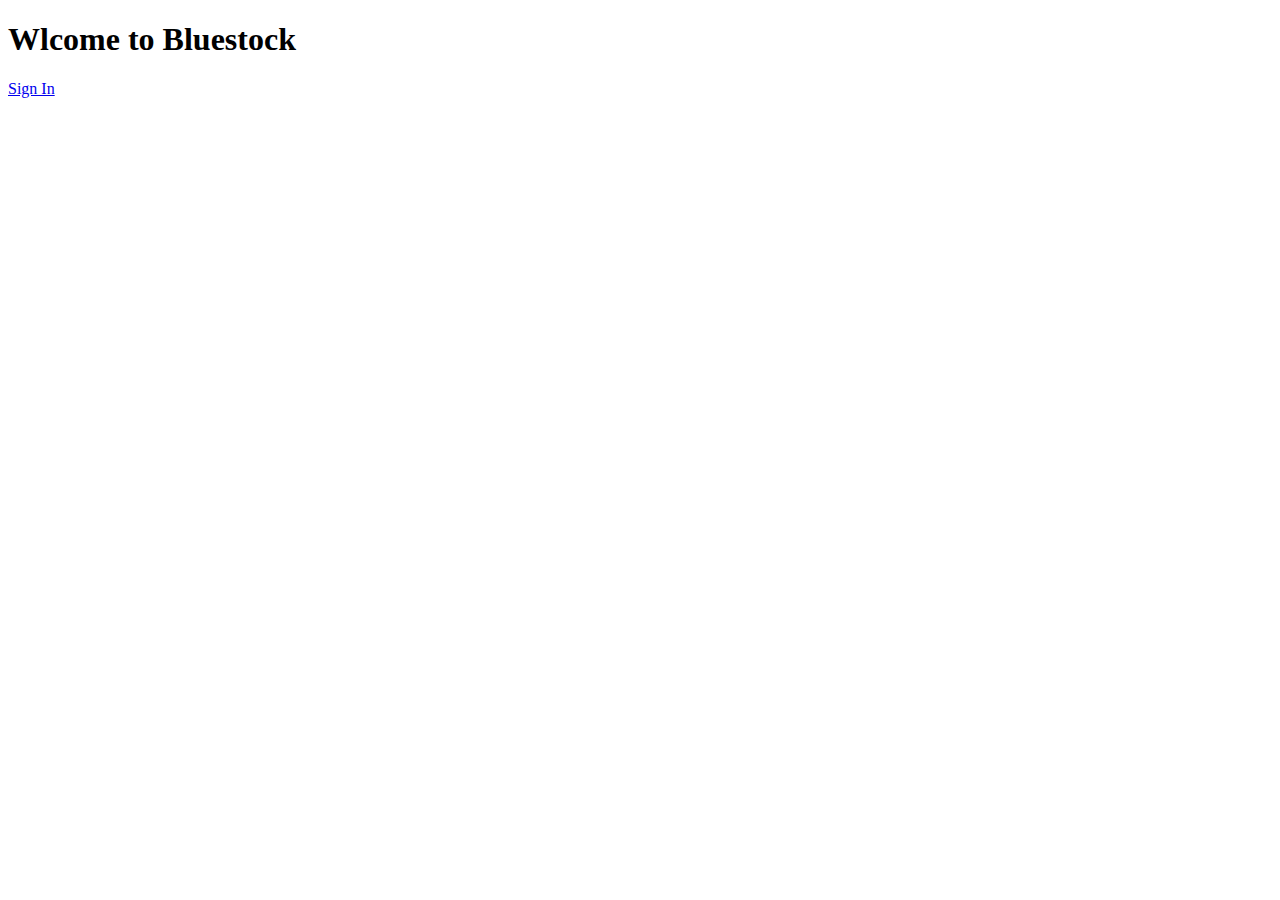
<file: bluestock/accounts/templates/home.html>
<!DOCTYPE html>
<html>
    <head>
        <title>Home - Bluestock Finitech</title>
    </head>
    <body>
        <h1>Wlcome to Bluestock</h1>
        <p><a href="{% url 'signin' %}">Sign In</a></p>
    </body>
</html>
</file>
<file: Team14/index.css>
*{
    margin: 0px;
    padding: 0px;
    font-family:Arial;
}
/* Navbar */
.navbar{
    height: 60px;
    width: 100%;
    display: flex;
    background-color: white;
    border-bottom: 1px rgb(189, 185, 185) solid;
    align-items: center;
}
.icon{
    height: 55px;
    width: 55px;
    background-image: url(Rectangle\ 13.png);
    background-size: cover;
}
.name{
    height: 19px;
    width: 150px;
    background-image:url(BLUESTOCK.png);
    background-size: cover;
    margin-left: 10px;
}
.tasks{
    color: grey;
    display: flex;
    width: 600px;
    background-color: white;
    justify-content: space-evenly;
}
.task2{
    font-size: 0.8rem;
    background-color: white;
    font-weight: bold;
}
.signin{
    margin-left: 225px;
    font-size: 0.8rem;
    color: grey;
    background-color: white;
}
.signup{
    height: 40px;
    padding-left:10px ;
    padding-right:10px ;
    font-size: 1rem;border: 1px solid transparent;
    color: white;
    background-color: rgb(17, 96, 255);
    border-radius: 5px;
    position: absolute;
    right: 50px;
}
/* Heading */
.main{
    background-color: #f7f5f4;
}
.bar{
    display: flex;
    flex-direction: column;
    margin-left: 38px;
    padding-top: 10px;
}
.L1{
    display: flex;
    margin-top: 5px;
    margin-bottom: 5px;
}
.T0{
    color: rgb(102, 55, 255);
    font-size: 0.7rem;
}
.T1{
    color: black(255, 255, 255);
    font-size:0.7rem;
}

.T2{
    font-size: 1.2rem;
    font-weight: bold;
}
.T3{
    font-size:0.7rem;
}
/* IPOs */
.R1{
    height: 300px;
    width: 100%;
    display: flex;
    justify-content: space-evenly;
    margin-top: 30px;
}
.BOX1{
    height:300px;
    width: 375px;
    background-color: #ffffff;
    border-radius: 10px;
}
.D1{
    border-radius:10px;
    display: flex;
    height: 60px;
    align-items: center;
    background-color: white;
    padding-left: 30px;
    padding-top: 30px;
}
.com-icon1{
    background-image:url(Novs_icon.png);
    height: 45px;
    width: 105px;
    background-size:cover;
    margin-right: 40px;
}
.comp{
    color: #4850eb;
    font-size: 1.1rem;
}
.P1{
    display: flex;
    justify-content: space-evenly;
    margin-top: 30px;
    color: grey;
    font-size: 0.75rem;
}
.P2{
    display: flex;
    justify-content: space-evenly;
    margin-top: 10px;
    margin-left: 10px;
    color: rgb(0, 0, 0);
    font-size: 0.8rem;
    font-weight: bold;
}
.B1{
    height: 30px;
    width: 70px;
    font-size: 0.85rem;
    color: #4850eb;
    border: 1px #4850eb solid;
    border-radius: 4px;
    position: relative;
    left:30px;
    top: 20px;
    background-color: white;
}
.B2{
    height: 30px;
    width: 70px;
    font-size: 0.85rem;
    background-color: #ef5335;
    color: white;
    border-radius: 4px;
    position: relative;
    left:30px;
    top: 20px;
    border: 1px solid transparent;
}
.BOX2{
    height:300px;
    width: 375px;
    background-color: white;
    border-radius: 10px;
}
.com-icon2{
    background-image:url(Epack_Icon.png);
    height: 60px;
    width: 60px;
    background-size:cover;
    margin-right: 40px;
}
.BOX3{
    height:300px;
    width: 375px;
    background-color: white;
    border-radius: 10px;
}
.com-icon3{
    background-image:url(RK.png);
    height: 45px;
    width: 105px;
    background-size:cover;
    margin-right: 40px;
}
.R2{
    height: 300px;
    width: 100%;
    display: flex;
    justify-content: space-evenly;
    margin-top: 30px;
}
.BOX4{
    height:300px;
    width: 375px;
    background-color: white;
    border-radius: 10px;
}
.com-icon4{
    background: url(OYO.png);
    background-size: cover;
    height: 40px;
    width: 70px;
    margin-right: 40px;
    margin-bottom: 20px;
}
.BOX5{
    height:300px;
    width: 375px;
    background-color: white;
    border-radius: 10px;
}
.com-icon5{
    background-image:url(Boat.png);
    height: 45px;
    width: 80px;
    background-size:cover;
    margin-right: 40px;
}
.BOX6{
    height:300px;
    width: 375px;
    background-color: white;
    border-radius: 10px;
}
.com-icon6{
    background-image:url(Kids.png);
    height: 45px;
    width: 50px;
    background-size:cover;
    margin-right: 40px;
}
.R3{
    height: 300px;
    width: 100%;
    display: flex;
    justify-content: space-evenly;
    margin-top: 30px;
}
.BOX7{
    height:300px;
    width: 375px;
    background-color: white;
    border-radius: 10px;
}
.com-icon7{
    background-image:url(OLA.png);
    height: 45px;
    width: 105px;
    background-size:cover;
    margin-right: 40px;
}
.BOX8{
    height:300px;
    width: 375px;
    background-color: white;
    border-radius: 10px;
}
.com-icon8{
    background-image:url(MObi.png);
    height: 50px;
    width: 55px;
    background-size:cover;
    margin-right: 40px;
}
.BOX9{
    height:300px;
    width: 375px;
    background-color: white;
    border-radius: 10px;
}
.com-icon9{
    background-image:url(IXIGO.png);
    height: 45px;
    width: 105px;
    background-size:cover;
    margin-right: 40px;
}
.R4{
    height: 300px;
    width: 100%;
    display: flex;
    justify-content: space-evenly;
    margin-top: 30px;
}
.BOX10{
    height:300px;
    width: 375px;
    background-color: white;
    border-radius: 10px;
}
.com-icon10{
    background-image:url(CMR.png);
    height: 45px;
    width: 105px;
    background-size:cover;
    margin-right: 40px;
}
.BOX11{
    height:300px;
    width: 375px;
    background-color: white;
    border-radius: 10px;
}
.com-icon11{
    background-image:url(Well.png
    );
    height: 45px;
    width: 105px;
    background-size:cover;
    margin-right: 40px;
}
.BOX12{
    height:300px;
    width: 375px;
    background-color: white;
    border-radius: 10px;
}
.com-icon12{
    background-image:url(PKH.png);
    height: 45px;
    width: 105px;
    background-size:cover;
    margin-right: 40px;
}
/* QUESTIONS */
.question{
    margin-top: 100px;
    margin-left: 38px;
}
.ques-H1{
    font-weight: bold;
    font-size: 1.2rem;
}
.ques-H2{
    font-size:0.8rem;
}
.Qs{
    margin-top: 50px;
    display: flex;
    flex-direction: column;
}
.Q1{
    display:flex;
    align-items: center;
    padding-left: 20px ;
    margin-bottom: 30px;
    height: 50px;
    width: 95%;
    color: black;
    background-color: white;
    font-weight: bold;
}
.dropbtn {
    position: relative;
    background-color: #ffffff;
    border-radius: 4px;
    color: #5C8BFE;
    font-weight: bold;
    padding: 12px;
    font-size: 1.2rem;
    border: none;
}
  .dropdown {
    position: relative;
    display: inline-block;
  }
  .dropdown-content {
    display: none;
    position: absolute;
    padding: 10px;
    background-color: white;
    border-radius: 5px;
    width: 700px;
    box-shadow: 0px 8px 16px 0px rgba(0,0,0,0.2);
    z-index: 1;
  }
  .dropdown-content a {
    color: black;
    padding: 12px 16px;
    text-decoration: none;
    display: block;
  }
  .dropdown-content a:hover {background-color:white;}
  .dropdown:hover .dropdown-content {display: block;}
  /* Footer */
  .foot-body {
    font-family: 'Poppins', sans-serif;
    margin: 0;
    padding: 0;
}
.container {
    display: flex;
    justify-content: space-between;
    align-items: center;
    padding: 20px;
    margin-left: 50px;
}

.column {
    text-align: left;
    margin-right: 20px;
    font-size: 12px;
    opacity: 0.8; /* add a little transparency to the text */
}
.column ul {
    list-style: none;
    padding: 0;
    margin: 0;
    font-size: 12px;
    opacity: 0.8; /* add a little transparency to the text */
}
.column li {
    margin-bottom: 10px;
    font-size: 12px;
    opacity: 0.8; /* add a little transparency to the text */
}
.logo-container {
    margin-right: 150px;
}
.logo h1 {
font-size: 20px; /* increase the font size of the h1 text */
font-weight: bold; /* make the text bold */
margin-bottom: 5px; /* add some space between the text and the logo */
}

.social-links {
display: flex;
justify-content: center;
margin-bottom: 10px;
}

.social-links a {
margin-right: 10px;
}
.social-links img {
width: 32px; /* increase the width to 30px */
height: 32px; /* increase the height to 30px */
margin-right: 0px;
}

.logo {
display: flex;
align-items: center;
margin-bottom: 20px;
}

.logo img {
width: 50px;
margin: 0;
display: flex;
display: flex;
align-items: center;

}

.footer-text {
text-align: left;
margin-bottom: 20px;
}

.footer-text p {
margin-bottom: 10px;
}

.content {
text-align: left;
}

.content p {
margin-bottom: 20px;
}
.startup-india-logo {
width: 250px;
height: 80px;
margin: 0;
vertical-align: middle;
}
.footer {
    display: flex;
    justify-content: space-between;
    align-items: center;
    padding: 20px;
    background-color: white;
    font-size: 14px;
    opacity: 0.8; /* add a little transparency to the text */
}

.footer p {
    margin-bottom: 0;
}

.footer-text p {
   font-size: 14px; /* increase the font size to 18px */
   font-family: 'Poppins', sans-serif; /* use Poppins font family */
   opacity: 0.8; /* add a little transparency to the text */
   margin-bottom: 10px;
}

.content p {
font-size: 14px; /* increase the font size to 18px */
font-family: 'Poppins', sans-serif; /* use Poppins font family */
opacity: 0.8; /* add a little transparency to the text */
margin-bottom: 20px;
}
</file>
<file: Bluestock Total/Frontend/indexfin.css>
/* Footer */
 * {
     margin: 0px;
     padding: 0px;
     font-family: "Poppins", sans-serif;
     background-color: #f7f5f4;
 }
 @font-face{
    font-family: "Poppins";
    src: url(Poppins-Regular.ttf);
 }

@media (max-width:750px) {
    * {
            margin: 0px;
            padding: 0px;
            font-family:"Poppins",sans-serif;
            background-color: #f7f5f4;
        }
    
        /* Navbar */
        .navbar {
            height: 60px;
            width: 100%;
            display: flex;
            background-color: white;
            border-bottom: 1px rgb(189, 185, 185) solid;
            align-items: center;
        }
    
        .navbar img {
            display: none;
        }
    
        .icon {
            height: 55px;
            width: 55px;
            background-image: url(Rectangle\ 13.png);
            background-size: cover;
        }
    
        .name {
            height: 19px;
            width: 150px;
            background-image: url(BLUESTOCK.png);
            background-size: cover;
            margin-left: 10px;
        }
    
        /* Heading */
        .main {
            background-color: #f7f5f4;
            width: 100%;
            height: 100%;
        }
    
        .bar {
            display: flex;
            flex-direction: column;
            margin-left: 38px;
            padding-top: 10px;
            background-color: #f7f5f4;
        }
    
        .L1 {
            display: flex;
            margin-top:2vmax;
            margin-bottom: 2vmax;
            /* background-color: #fff; */
            background-color: #f7f5f4;
        }
    
        .T0 {
            color: rgb(102, 55, 255);
            font-size: 0.7rem;
            background-color: #f7f5f4;
        }
    
        .T1 {
            color: black(255, 255, 255);
            font-size: 0.7rem;
            background-color: #f7f5f4;
        }
    
        .T2 {
            font-size: 1.2rem;
            font-weight: bold;
            background-color: #f7f5f4;
            margin-bottom: 2vmax;
        }
    
        .T3 {
            font-size: 0.8rem;
            background-color: #f7f5f4;
        }
    
        .BOX {
            display: flex;
            align-items: center;
            justify-content: center;
            flex-direction: column;
            padding: 10vmax 20vh;
            gap: 10vh;

        }
    
        .BOX .B1 b {
            background-color: #fff;
        }
    
        .BOX .B2 b {
            background-color: #ef5335;
        }
    
        .a1{
            background-color: #fff;
            color: gray;
            margin-bottom: 1vh;
            font-size: small;
        }
        .a2{
            font-style: bold;
            font-size: small;
        }
        .P1,.P2,.P3,.P4,.P5,.P6{
            background-color: #fff;
        }
        .BOX1 {
            background-color: #ffffff;
            border-radius: 10px;
        }
    
        .D1 {
            border-radius: 10px;
            background-color: white;
            padding: 2vmax;
        }
    
        .com-icon1 {
            background-image: url(Novs_icon.png);
            height: 45px;
            width: 105px;
        }
    
       .D1 .comp {
            color: #4850eb;
            font-size: 1.1rem;
            background-color: #fff;
            margin-bottom: 0vmax;
            padding: 0 5vh;
        }
    
        .elem {
            display: grid;
            grid-template-columns: repeat(auto-fit, minmax(30vw, 1fr));
            background-color: #fff;
            margin: 1vh 3vmax;
            padding: 4vh;
            gap: 6vmax;
            align-content: center;
        }

        .BOX2 {
            background-color: white;
            border-radius: 10px;
        }
    
        .com-icon2 {
            background-image: url(Epack_Icon.png);
            height: 60px;
            width: 60px;
    
        }
    
        .BOX3 {
            background-color: white;
            border-radius: 10px;
        }
    
        p {
            background-color: #fff;
        }
    
        .com-icon3 {
            background-image: url(RK.png);
            height: 45px;
            width: 105px;
        }
    
        .BOX4 {
            background-color: white;
            border-radius: 10px;
        }
    
        .com-icon4 {
            background: url(OYO.png);
            background-size: cover;
            height: 40px;
            width: 70px;
        }
    
        .BOX5 {
            background-color: white;
            border-radius: 10px;
        }
    
        .com-icon5 {
            background-image: url(Boat.png);
            height: 45px;
            width: 80px;
        }
    
        .BOX6 {
            background-color: white;
            border-radius: 10px;
        }
    
        .com-icon6 {
            background-image: url(Kids.png);
            height: 45px;
            width: 50px;
        }
    
        .BOX7 {
            background-color: white;
            border-radius: 10px;
        }
    
        .com-icon7 {
            background-image: url(OLA.png);
            height: 45px;
            width: 105px;
        }
    
        .BOX8 {
            background-color: white;
            border-radius: 10px;
        }
    
        .com-icon8 {
            background-image: url(MObi.png);
            height: 50px;
            width: 55px;
        }
    
        .BOX9 {
            background-color: white;
            border-radius: 10px;
        }
    
        .com-icon9 {
            background-image: url(IXIGO.png);
            height: 45px;
            width: 105px;
        }
    
        .BOX10 {
            background-color: white;
            border-radius: 10px;
        }
    
        .com-icon10 {
            background-image: url(CMR.png);
            height: 45px;
            width: 105px;
        }
    
        .BOX11 {
            background-color: white;
            border-radius: 10px;
        }
    
        .com-icon11 {
            background-image: url(Well.png
    );
            height: 45px;
            width: 105px;
        }
    
        .BOX12 {
            background-color: white;
            border-radius: 10px;
        }
    
        .com-icon12 {
            background-image: url(PKH.png);
            height: 45px;
            width: 105px;
        }
    
        /* QUESTIONS */
        .question {
            margin-top: 0vh;
            margin-left: 6vmax;
        }
    
        .ques-H1 {
            font-weight: bold;
            font-size: 1.2rem;
        }
    
        .ques-H2 {
            font-size: 0.8rem;
            margin-bottom: 4vmax;
        }
    
        .Qs {
            /* margin-top: 50px; */
            display: flex;
            flex-direction: column;
        }
    
        .Q1 {
            display: flex;
            align-items: center;
            padding-left: 20px;
            margin-bottom: 5vmax;
            height: 50px;
            width: 95%;
            color: black;
            background-color: white;
            font-weight: bold;
            border-radius: 5px;
            box-shadow: 2px 2px 1px rgb(186, 185, 185);
        }
    
        .dropbtn {
            position: relative;
            background-color: #ffffff;
            border-radius: 4px;
            color: #5C8BFE;
            font-weight: bold;
            padding: 12px;
            font-size: 1.2rem;
            border: none;
        }
    
        .dropdown {
            position: relative;
            display: inline-block;
        }
    
        .dropdown-content {
            display: none;
            position: absolute;
            padding: 10px;
            background-color: white;
            border-radius: 5px;
            width: 700px;
            box-shadow: 0px 8px 16px 0px rgba(0, 0, 0, 0.2);
            z-index: 1;
        }
    
        .dropdown-content a {
            color: black;
            padding: 12px 16px;
            text-decoration: none;
            display: block;
        }
    
        .dropdown-content a:hover {
            background-color: white;
        }
    
        .dropdown:hover .dropdown-content {
            display: block;
        }
  
    .tasks{
        display: none;
    }
    .signin,.signup{
        display: none;
    }
    .navbar img{
        display: block;
        background-color: #fff;
        right: 5%;
        position: absolute;
    }
   
        .com-icon1,
        .com-icon2,
        .com-icon3,
        .com-icon4,
        .com-icon5,
        .com-icon6,
        .com-icon7,
        .com-icon8,
        .com-icon9,
        .com-icon10,
        .com-icon11,
        .com-icon12 {
            /* width: 60vw; */
            /* height: 20vmax; */
            /* height: 10vh; */
            background-size: cover;
            padding: 0;
            margin: 0 auto;
            margin-bottom: 4vmax;
        }
    
        .D1 {
            display: block;
            width: 70vw;
            height: 25vh;
        }
    
    .BOX1,.BOX2,.BOX3,.BOX4,.BOX5,.BOX6,.BOX7,.BOX8,.BOX9,.BOX10,.BOX11,.BOX12{  
        width: 87vw;
        height: 80vh;
        box-shadow: 2px 2px 1px rgb(196, 192, 192);
    }
    .B1,.B2{
        display: none;
    }
    
}


 body {
    font-family: 'Poppins', sans-serif;
    margin: 0;
    padding: 0;
}

#container1 {
    display: flex;
    justify-content: space-between;
    align-items: center;
    flex-direction: row;
    padding: 20px;
    margin: 10vh;
    background-color: #fff;
}
.container{
    background-color: #fff;
}

.column {
    text-align: left;
    margin-right: 20px;
    font-size: 12px;
    opacity: 0.8;
    /* add a little transparency to the text */
    line-height: 3vh;
    background-color: #fff;

}
.column h3{
    background-color: #fff;
}

.column ul {
    list-style: none;
    padding: 0;
    margin: 0;
    font-size: 10px;
    opacity: 0.8;
    /* add a little transparency to the text */
    margin-top: 4vh;
    background-color: #fff;
}

.column li {
    margin-bottom: 2.3vh;
    font-size: 14px;
    opacity: 0.9;
    /* add a little transparency to the text */
    background-color: #fff;
}

#container2 {
    display: flex;
    align-items: center;
    justify-content: center;
    background-color: #fff;
}

.logo-container {
    margin: 10vh;
    background-color: #fff;
}
.logo-container a{
    background-color: #fff;
}

.logo h1 {
    font-size: 24px;
    /* increase the font size of the h1 text */
    font-weight: bold;
    /* make the text bold */
    margin-bottom: 5px;
    /* add some space between the text and the logo */
    background-color: #fff;
}

.social-links {
    display: flex;
    justify-content: center;
    margin-bottom: 10px;
    background-color: #fff;
}

.social-links a {
    margin-right: 10px;
    background-color: #fff;
}

.social-links img {
    width: 30px;
    /* increase the width to 30px */
    height: 30px;
    /* increase the height to 30px */
    margin-right: 0px;
    background-color: #fff;
}

.logo {
    display: flex;
    align-items: center;
    margin-bottom: 20px;
    background-color: #fff;
}
.logo h1{
    background-color: #fff;
}
.logo img {
    width: 50px;
    margin: 0;
    display: flex;
    display: flex;
    align-items: center;
    background-color: #fff;

}
.logo-container{
    background-color: #fff;
}
.footer-text {
    text-align: left;
    margin-bottom: 20px;
    background-color: #fff;
}

.footer-text p {
    margin-bottom: 10px;
    background-color: #fff;
}

.content {
    text-align: left;
    margin: 0;
    padding: 0;
    background-color: #fff;
}
.content a{
    background-color: #fff;
}


.startup-india-logo {
    width: 250px;
    height: 80px;
    margin: 0;
    vertical-align: middle;
    background-color: #fff;
}

.footer {
    display: flex;
    justify-content: space-between;
    align-items: center;
    padding: 3vh;
    background-color: white;
    font-size: 14px;
    opacity: 0.9;
    /* add a little transparency to the text */
    border-top: 3px solid gray;
    margin: 0 5vw;
}

.footer p {
    margin-bottom: 0;
    background-color: #fff;
}

.footer-text p {
    font-size: 1.2vmax;
    /* increase the font size to 18px */
    font-family: 'Poppins', sans-serif;
    /* use Poppins font family */
    opacity: 0.8;
    /* add a little transparency to the text */
    margin: 10px;
    background-color: #fff;
}


#one {
    margin-bottom: 4.5vh;
    background-color: #fff;
}
#two{
    background-color: #fff;
}

.content p {
    font-size: 1.1vw;
    /* increase the font size to 18px */
    width: 93%;
    font-family: 'Poppins', sans-serif;
    /* use Poppins font family */
    opacity: 0.8;
    /* add a little transparency to the text */
    margin-bottom: 20px;
    background-color: #fff;
}
.footer-right{
    background-color: #fff;
}
.footer-left{
    background-color: #fff;
}

@media only screen and (max-width: 600px ) {

    * {
        margin: 0;
        padding: 0;
        box-sizing: border-box;
        font-family: 'Poppins';
    }

    .container {
        width: 100vw;
        height: 100vh;
    }

    

    #container1 {
        margin: 0vmax;
        display: grid;
        grid-template-columns: repeat(auto-fit,minmax(33vmax,1fr));
        background-color: #fff;
    }
    
    #a1,
    #a2,
    #a3,
    #a4{
        width: 50%;
        margin: 5vw 3vmax;
        margin-bottom: 4vmax;
        background-color: #fff;
    }

    .column{
        background-color: #fff;
    }
    #a5 {
        /* width: 50%; */
        margin: 3vw 3vmax;
        margin-bottom: 3vmax;
        background-color: #fff;
    }

    .column h3 {
        font-size: medium;
        line-height: 8vmax;
        opacity: 0.8;      
    }

    .column ul li {
        list-style-type: none;
        opacity: 1;
        line-height: 4vmax;
        color: grey;
        background-color: #fff;
    }
    .column ul{
        background-color: #fff;
    }

    #container2 {
        display: flex;
        align-items: center;
        justify-content: center;
        flex-direction: column;
        background-color: #fff;
    }

    .logo-container {
        padding: 0 5vmax;
        margin: 0;
        width: 100%;
    }

    .logo img {
        width: 8vmax;
    }

    .logo h1 {
        font-size: 3.9vmax;
    }

    #one {
        margin: 2vmax 0;
        margin-bottom: 3vmax;
        opacity: 0.7;
    }

    #two {
        opacity: 0.7;
    }

    p img {
        width: 27vmax;
        margin: 3vmax 0;
        padding: 0;
        left: 0;
    }

    .content {
        margin: 3vmax;
        margin-top: 0;
        background-color: #fff;

    }

    .content p {
        margin: 3vmax;
        margin-bottom: 0;
        color: gray;
        opacity: 1;
        font-size: small;
        line-height: 23px;
    }

    .footer {
        border-top: 3px solid grey;
        display: flex;
        align-items: center;
        justify-content: center;
        flex-direction: column;
        padding: 1vmax;
        line-height: 5vmax;
        color: rgba(104, 103, 103, 0.979);
        font-size: medium;
        margin: 0 1vw;
        background-color: #fff;
    }

    .footer-text p {
        font-size: smaller;
    }

    .footer-text p img {
        width: 30vmax;
    }

    .footer-right {
        font-size: medium;
    }

    .social-links {
        width: 100%;
        left: 0;
    }
}
</file>
